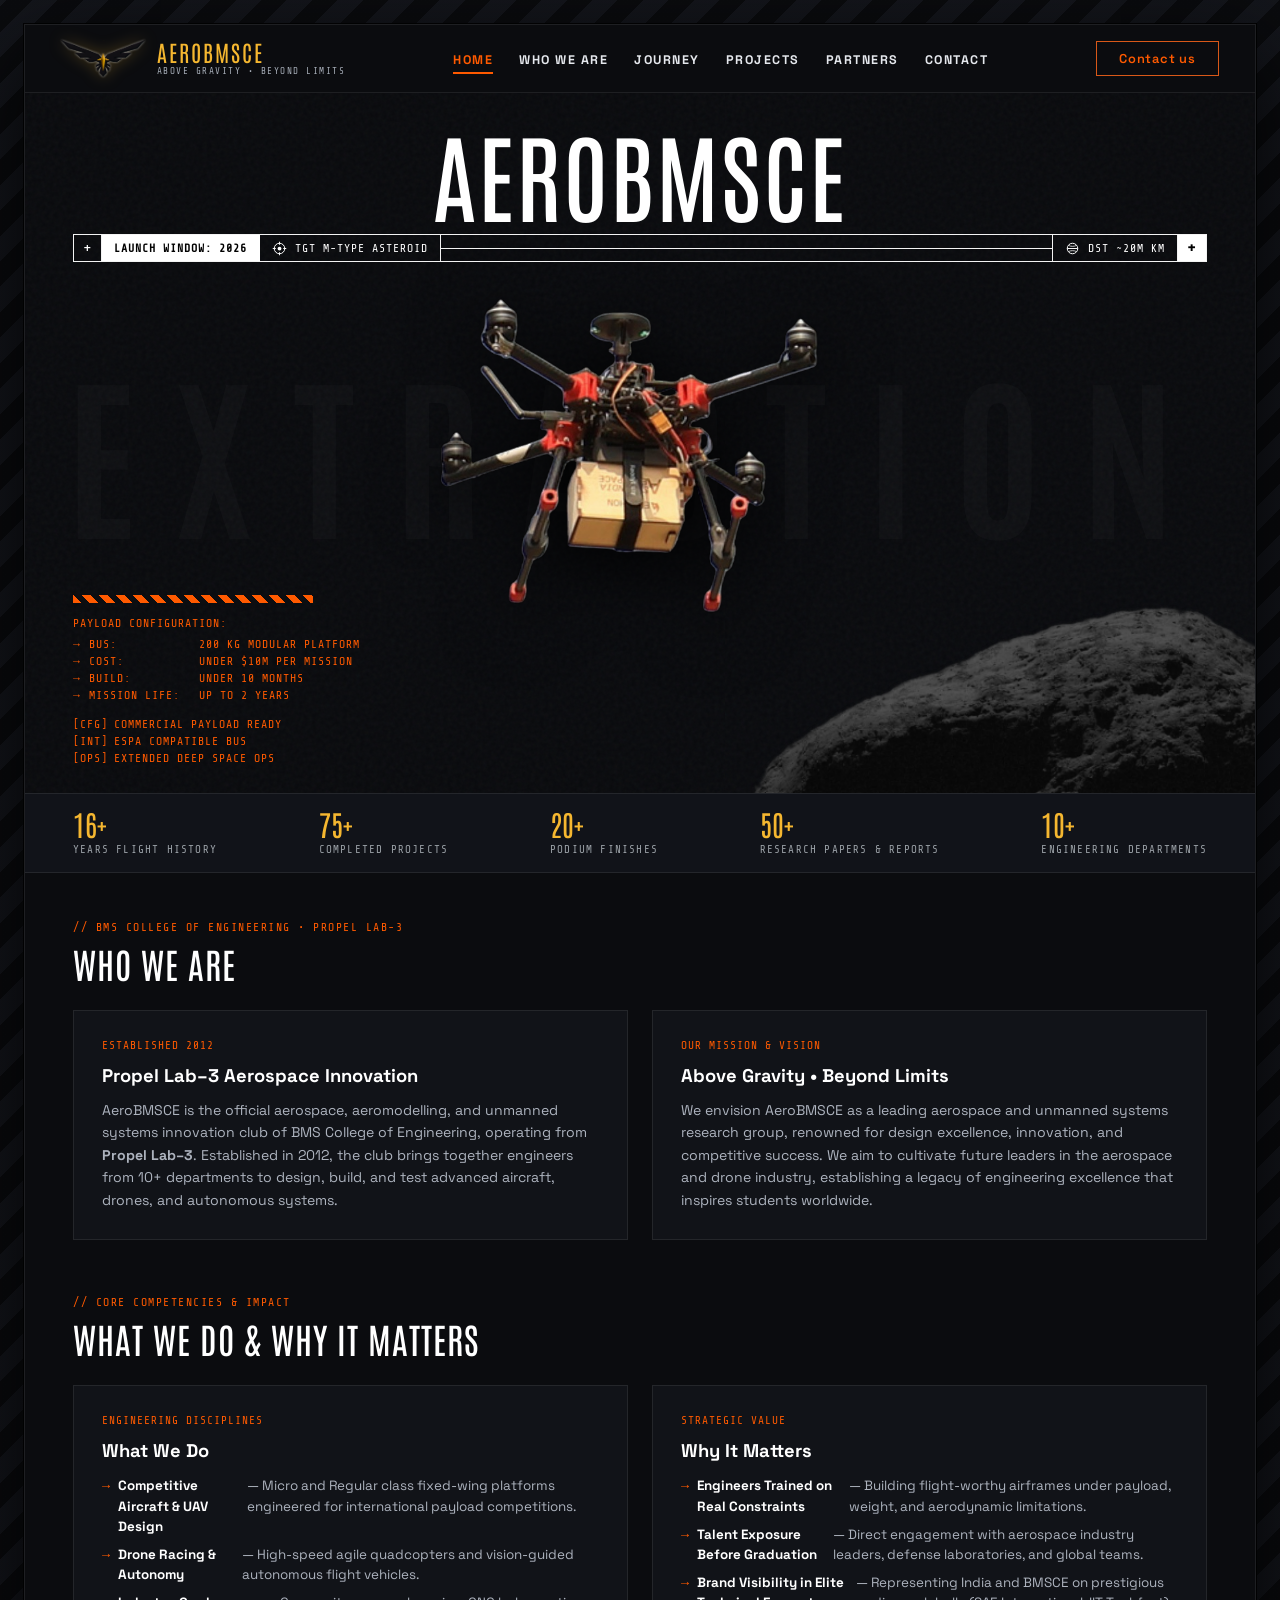
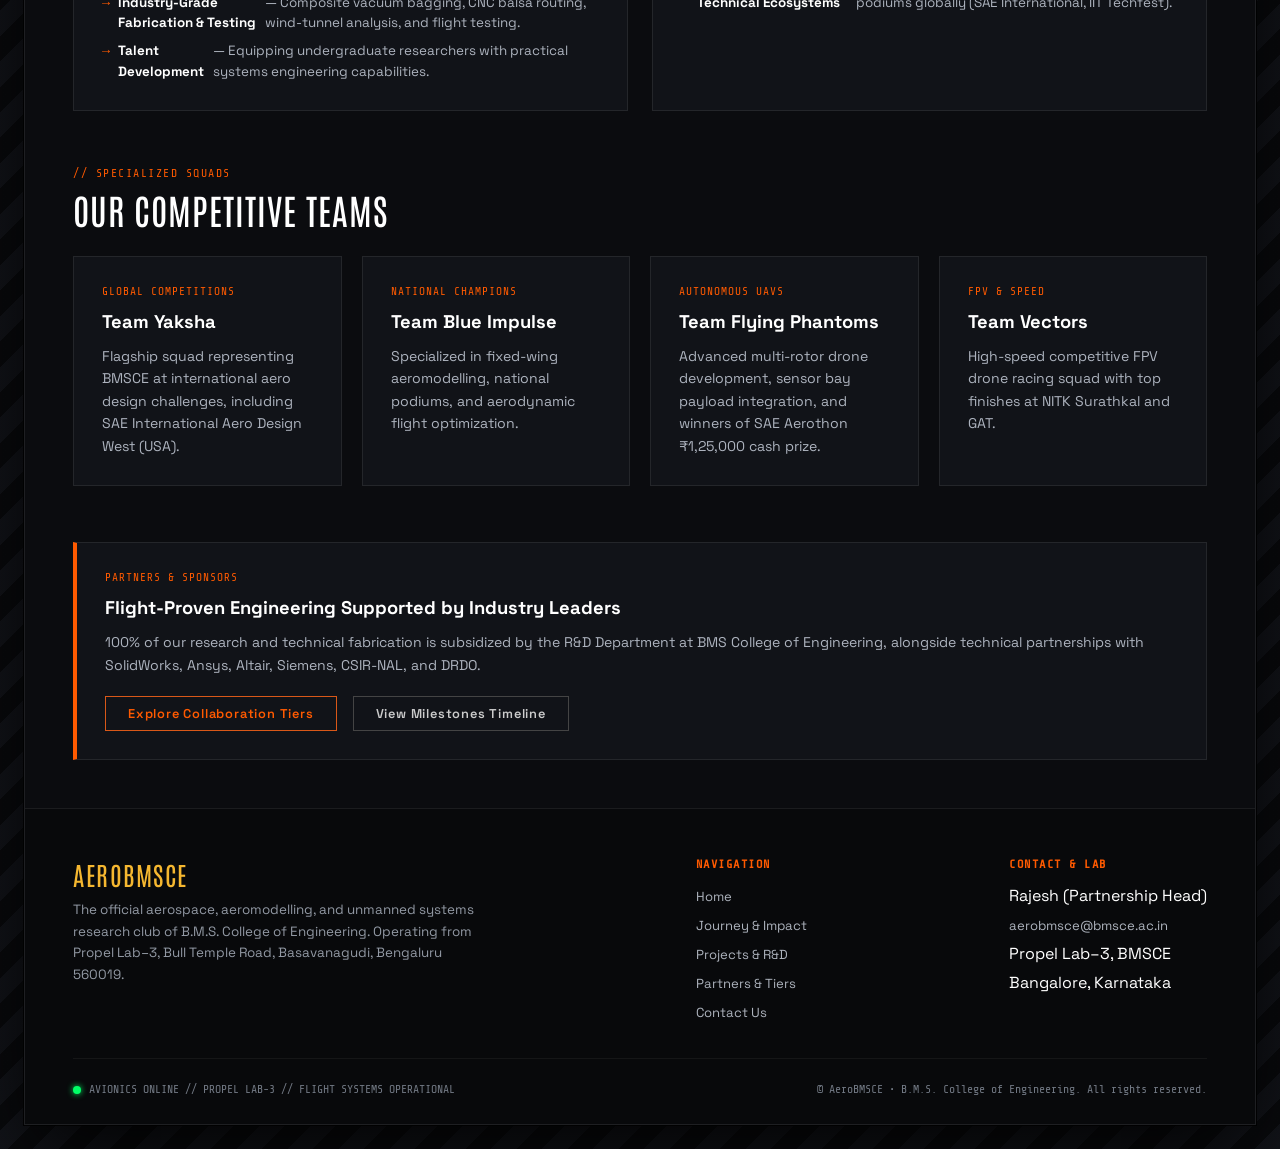
<file: index.html>
<!DOCTYPE html>
<html lang="en">
<head>
  <meta charset="UTF-8" />
  <meta name="viewport" content="width=device-width, initial-scale=1.0" />
  <title>AeroBMSCE — Official Aerospace & UAV Club | BMS College of Engineering</title>
  <meta name="description" content="AeroBMSCE is the official aerospace, aeromodelling, and unmanned systems innovation club of BMS College of Engineering, operating from Propel Lab–3." />
  <link rel="preconnect" href="https://fonts.googleapis.com" />
  <link rel="preconnect" href="https://fonts.gstatic.com" crossorigin />
  <link href="https://fonts.googleapis.com/css2?family=Antonio:wght@400;500;600;700&family=Share+Tech+Mono&family=Space+Grotesk:wght@500;600;700&display=swap" rel="stylesheet" />
  <link rel="stylesheet" href="style.css" />
</head>
<body>
  <!-- Outer Viewport Framing -->
  <div class="site-viewport">
    <div class="console-card">

      <!-- Global Navigation Bar -->
      <header class="navbar">
        <div class="nav-brand">
          <a href="index.html" class="brand-link">
            <img src="assets/logo.png" alt="AeroBMSCE Official Logo" class="brand-emblem" />
            <div class="brand-text-wrap">
              <span class="brand-title">AEROBMSCE</span>
              <span class="brand-sub">ABOVE GRAVITY • BEYOND LIMITS</span>
            </div>
          </a>
        </div>

        <nav class="nav-menu" aria-label="Main Navigation">
          <ul class="nav-links">
            <li><a href="index.html" class="nav-item active">HOME</a></li>
            <li><a href="#who" class="nav-item">WHO WE ARE</a></li>
            <li><a href="journey.html" class="nav-item">JOURNEY</a></li>
            <li><a href="projects.html" class="nav-item">PROJECTS</a></li>
            <li><a href="partners.html" class="nav-item">PARTNERS</a></li>
            <li><a href="contact.html" class="nav-item">CONTACT</a></li>
          </ul>
        </nav>

        <div class="nav-action">
          <a href="contact.html" class="contact-btn">Contact us</a>
        </div>
      </header>

      <!-- Main Stage / Hero Display (DeepSpace Theme) -->
      <section class="hero-stage">
        
        <!-- Faint Background Watermark "EXTRACTION" -->
        <div class="watermark-container" aria-hidden="true">
          <span class="watermark-word">EXTRACTION</span>
        </div>

        <!-- Hero Title Section: "AEROBMSCE" -->
        <div class="hero-header">
          <h1 class="hero-title">AEROBMSCE</h1>

          <!-- Telemetry HUD Bar -->
          <div class="telemetry-bar">
            <div class="hud-box hud-plus-left">+</div>
            
            <div class="hud-box hud-inverted">
              LAUNCH WINDOW: 2026
            </div>

            <div class="hud-box hud-target">
              <svg class="hud-icon" viewBox="0 0 20 20" fill="none">
                <circle cx="10" cy="10" r="7" stroke="currentColor" stroke-width="1.3"/>
                <circle cx="10" cy="10" r="2.5" fill="currentColor"/>
                <line x1="10" y1="1" x2="10" y2="5" stroke="currentColor" stroke-width="1.3"/>
                <line x1="10" y1="15" x2="10" y2="19" stroke="currentColor" stroke-width="1.3"/>
                <line x1="1" y1="10" x2="5" y2="10" stroke="currentColor" stroke-width="1.3"/>
                <line x1="15" y1="10" x2="19" y2="10" stroke="currentColor" stroke-width="1.3"/>
              </svg>
              <span>TGT M-TYPE ASTEROID</span>
            </div>

            <div class="hud-axis"></div>

            <div class="hud-box hud-distance">
              <svg class="hud-icon" viewBox="0 0 20 20" fill="none">
                <circle cx="10" cy="10" r="7" stroke="currentColor" stroke-width="1.3"/>
                <line x1="3" y1="10" x2="17" y2="10" stroke="currentColor" stroke-width="1.3"/>
                <path d="M5 6C7.5 7.5 12.5 7.5 15 6" stroke="currentColor" stroke-width="1"/>
                <path d="M5 14C7.5 12.5 12.5 12.5 15 14" stroke="currentColor" stroke-width="1"/>
              </svg>
              <span>DST ~20M KM</span>
            </div>

            <div class="hud-box hud-plus-right">+</div>
          </div>
        </div>

        <!-- Central Vehicle: Uploaded Cutout Drone Image -->
        <div class="hero-vehicle-wrapper">
          <div class="vehicle-container">
            <img 
              src="assets/drone.png" 
              alt="AeroBMSCE Autonomous Drone" 
              class="drone-image" 
            />
          </div>
        </div>

        <!-- Bottom Left Technical Telemetry & Specifications -->
        <div class="specs-overlay">
          <div class="hazard-bar" aria-hidden="true"></div>

          <div class="specs-header">PAYLOAD CONFIGURATION:</div>
          
          <div class="specs-table">
            <div class="spec-row">
              <span class="spec-arrow">→</span>
              <span class="spec-label">BUS:</span>
              <span class="spec-val">200 KG MODULAR PLATFORM</span>
            </div>
            <div class="spec-row">
              <span class="spec-arrow">→</span>
              <span class="spec-label">COST:</span>
              <span class="spec-val">UNDER $10M PER MISSION</span>
            </div>
            <div class="spec-row">
              <span class="spec-arrow">→</span>
              <span class="spec-label">BUILD:</span>
              <span class="spec-val">UNDER 10 MONTHS</span>
            </div>
            <div class="spec-row">
              <span class="spec-arrow">→</span>
              <span class="spec-label">MISSION LIFE:</span>
              <span class="spec-val">UP TO 2 YEARS</span>
            </div>
          </div>

          <div class="specs-tags">
            <div class="tag-row">
              <span class="tag-bracket">[CFG]</span>
              <span class="tag-desc">COMMERCIAL PAYLOAD READY</span>
            </div>
            <div class="tag-row">
              <span class="tag-bracket">[INT]</span>
              <span class="tag-desc">ESPA COMPATIBLE BUS</span>
            </div>
            <div class="tag-row">
              <span class="tag-bracket">[OPS]</span>
              <span class="tag-desc">EXTENDED DEEP SPACE OPS</span>
            </div>
          </div>
        </div>

        <!-- Bottom Right Asteroid Surface -->
        <div class="terrain-container" aria-hidden="true">
          <img src="assets/asteroid.png" alt="Asteroid Celestial Terrain" class="asteroid-terrain" />
        </div>

      </section>

      <!-- Credibility Summary Ribbon -->
      <div class="credibility-ribbon">
        <div class="cred-item">
          <span class="cred-val">16+</span>
          <span class="cred-label">Years Flight History</span>
        </div>
        <div class="cred-item">
          <span class="cred-val">75+</span>
          <span class="cred-label">Completed Projects</span>
        </div>
        <div class="cred-item">
          <span class="cred-val">20+</span>
          <span class="cred-label">Podium Finishes</span>
        </div>
        <div class="cred-item">
          <span class="cred-val">50+</span>
          <span class="cred-label">Research Papers & Reports</span>
        </div>
        <div class="cred-item">
          <span class="cred-val">10+</span>
          <span class="cred-label">Engineering Departments</span>
        </div>
      </div>

      <!-- Who We Are & Club Overview Section -->
      <section class="page-content" id="who">
        
        <div>
          <div class="section-title-wrap">
            <span class="sec-pre">// BMS COLLEGE OF ENGINEERING • PROPEL LAB-3</span>
            <h2 class="sec-title">WHO WE ARE</h2>
          </div>
          <div class="grid-2">
            <div class="tech-card">
              <div class="card-tag">ESTABLISHED 2012</div>
              <h3 class="card-title">Propel Lab–3 Aerospace Innovation</h3>
              <p class="card-desc">
                AeroBMSCE is the official aerospace, aeromodelling, and unmanned systems innovation club of BMS College of Engineering, operating from <strong>Propel Lab–3</strong>. Established in 2012, the club brings together engineers from 10+ departments to design, build, and test advanced aircraft, drones, and autonomous systems.
              </p>
            </div>
            <div class="tech-card">
              <div class="card-tag">OUR MISSION &amp; VISION</div>
              <h3 class="card-title">Above Gravity • Beyond Limits</h3>
              <p class="card-desc">
                We envision AeroBMSCE as a leading aerospace and unmanned systems research group, renowned for design excellence, innovation, and competitive success. We aim to cultivate future leaders in the aerospace and drone industry, establishing a legacy of engineering excellence that inspires students worldwide.
              </p>
            </div>
          </div>
        </div>

        <!-- What We Do & Why It Matters -->
        <div>
          <div class="section-title-wrap">
            <span class="sec-pre">// CORE COMPETENCIES &amp; IMPACT</span>
            <h2 class="sec-title">WHAT WE DO &amp; WHY IT MATTERS</h2>
          </div>
          <div class="grid-2">
            <div class="tech-card">
              <div class="card-tag">ENGINEERING DISCIPLINES</div>
              <h3 class="card-title">What We Do</h3>
              <ul class="card-list">
                <li><strong>Competitive Aircraft &amp; UAV Design</strong> — Micro and Regular class fixed-wing platforms engineered for international payload competitions.</li>
                <li><strong>Drone Racing &amp; Autonomy</strong> — High-speed agile quadcopters and vision-guided autonomous flight vehicles.</li>
                <li><strong>Industry-Grade Fabrication &amp; Testing</strong> — Composite vacuum bagging, CNC balsa routing, wind-tunnel analysis, and flight testing.</li>
                <li><strong>Talent Development</strong> — Equipping undergraduate researchers with practical systems engineering capabilities.</li>
              </ul>
            </div>
            <div class="tech-card">
              <div class="card-tag">STRATEGIC VALUE</div>
              <h3 class="card-title">Why It Matters</h3>
              <ul class="card-list">
                <li><strong>Engineers Trained on Real Constraints</strong> — Building flight-worthy airframes under payload, weight, and aerodynamic limitations.</li>
                <li><strong>Talent Exposure Before Graduation</strong> — Direct engagement with aerospace industry leaders, defense laboratories, and global teams.</li>
                <li><strong>Brand Visibility in Elite Technical Ecosystems</strong> — Representing India and BMSCE on prestigious podiums globally (SAE International, IIT Techfest).</li>
              </ul>
            </div>
          </div>
        </div>

        <!-- The Four Competitive Divisions -->
        <div>
          <div class="section-title-wrap">
            <span class="sec-pre">// SPECIALIZED SQUADS</span>
            <h2 class="sec-title">OUR COMPETITIVE TEAMS</h2>
          </div>
          <div class="grid-4">
            <div class="tech-card">
              <div class="card-tag">GLOBAL COMPETITIONS</div>
              <h3 class="card-title">Team Yaksha</h3>
              <p class="card-desc">Flagship squad representing BMSCE at international aero design challenges, including SAE International Aero Design West (USA).</p>
            </div>
            <div class="tech-card">
              <div class="card-tag">NATIONAL CHAMPIONS</div>
              <h3 class="card-title">Team Blue Impulse</h3>
              <p class="card-desc">Specialized in fixed-wing aeromodelling, national podiums, and aerodynamic flight optimization.</p>
            </div>
            <div class="tech-card">
              <div class="card-tag">AUTONOMOUS UAVs</div>
              <h3 class="card-title">Team Flying Phantoms</h3>
              <p class="card-desc">Advanced multi-rotor drone development, sensor bay payload integration, and winners of SAE Aerothon ₹1,25,000 cash prize.</p>
            </div>
            <div class="tech-card">
              <div class="card-tag">FPV &amp; SPEED</div>
              <h3 class="card-title">Team Vectors</h3>
              <p class="card-desc">High-speed competitive FPV drone racing squad with top finishes at NITK Surathkal and GAT.</p>
            </div>
          </div>
        </div>

        <!-- Strategic Collaboration Preview -->
        <div class="tech-card" style="border-left: 4px solid var(--color-orange);">
          <div class="card-tag">PARTNERS &amp; SPONSORS</div>
          <h3 class="card-title">Flight-Proven Engineering Supported by Industry Leaders</h3>
          <p class="card-desc" style="margin-bottom: 20px;">
            100% of our research and technical fabrication is subsidized by the R&amp;D Department at BMS College of Engineering, alongside technical partnerships with SolidWorks, Ansys, Altair, Siemens, CSIR-NAL, and DRDO.
          </p>
          <div style="display: flex; gap: 16px; flex-wrap: wrap;">
            <a href="partners.html" class="contact-btn">Explore Collaboration Tiers</a>
            <a href="journey.html" class="contact-btn" style="border-color: #444; color: #ccc;">View Milestones Timeline</a>
          </div>
        </div>

      </section>

      <!-- Global Console Footer -->
      <footer class="global-footer">
        <div class="footer-top">
          <div class="footer-col-brand">
            <div class="footer-brand-title">AEROBMSCE</div>
            <p class="footer-desc">
              The official aerospace, aeromodelling, and unmanned systems research club of B.M.S. College of Engineering. Operating from Propel Lab–3, Bull Temple Road, Basavanagudi, Bengaluru 560019.
            </p>
          </div>
          <div class="footer-col-nav">
            <h5>Navigation</h5>
            <ul>
              <li><a href="index.html">Home</a></li>
              <li><a href="journey.html">Journey &amp; Impact</a></li>
              <li><a href="projects.html">Projects &amp; R&amp;D</a></li>
              <li><a href="partners.html">Partners &amp; Tiers</a></li>
              <li><a href="contact.html">Contact Us</a></li>
            </ul>
          </div>
          <div class="footer-col-nav">
            <h5>Contact &amp; Lab</h5>
            <ul>
              <li><span>Rajesh (Partnership Head)</span></li>
              <li><a href="mailto:aerobmsce@bmsce.ac.in">aerobmsce@bmsce.ac.in</a></li>
              <li><span>Propel Lab–3, BMSCE</span></li>
              <li><span>Bangalore, Karnataka</span></li>
            </ul>
          </div>
        </div>
        <div class="footer-bottom">
          <div class="footer-bottom-left">
            <span class="status-dot"></span>
            <span>AVIONICS ONLINE // PROPEL LAB-3 // FLIGHT SYSTEMS OPERATIONAL</span>
          </div>
          <div class="footer-bottom-right">
            &copy; AeroBMSCE • B.M.S. College of Engineering. All rights reserved.
          </div>
        </div>
      </footer>

    </div>
  </div>

  <script src="script.js"></script>
</body>
</html>
</file>
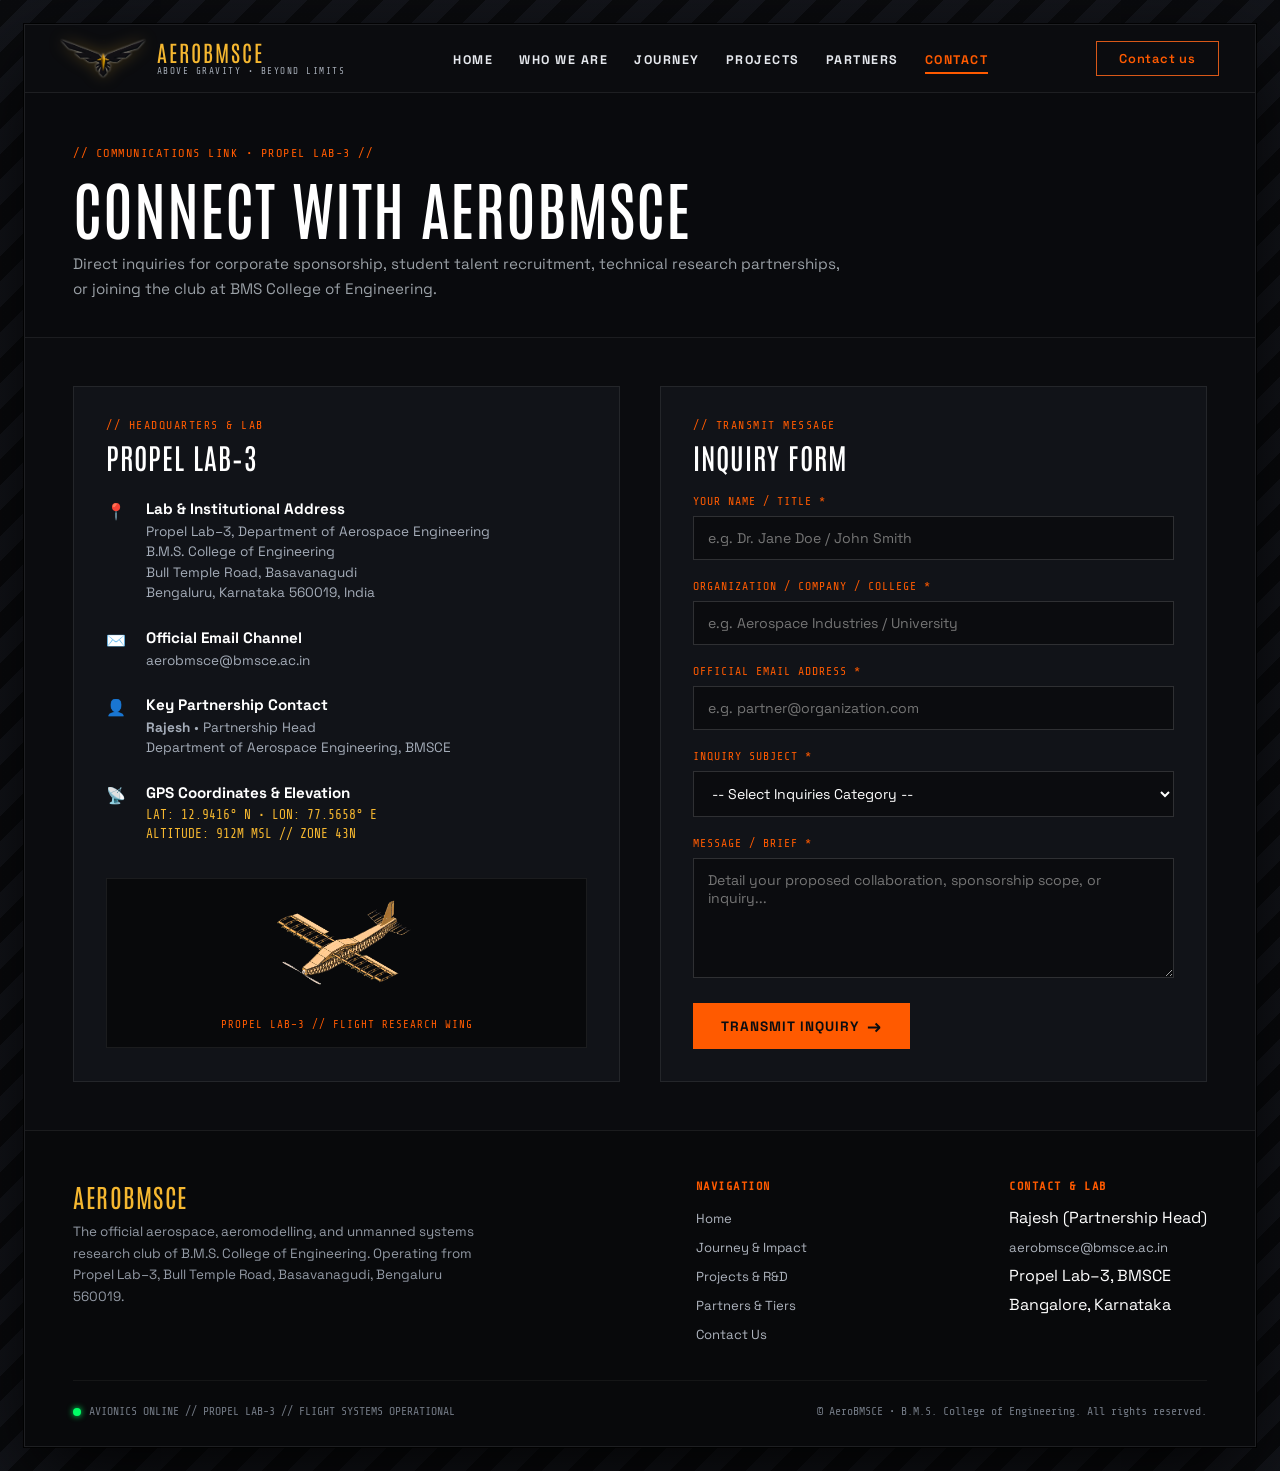
<file: contact.html>
<!DOCTYPE html>
<html lang="en">
<head>
  <meta charset="UTF-8" />
  <meta name="viewport" content="width=device-width, initial-scale=1.0" />
  <title>Contact Us — AeroBMSCE | Propel Lab–3</title>
  <meta name="description" content="Connect with AeroBMSCE at Propel Lab–3, BMS College of Engineering. Contact for sponsorship, technical collaboration, and student recruitment." />
  <link rel="preconnect" href="https://fonts.googleapis.com" />
  <link rel="preconnect" href="https://fonts.gstatic.com" crossorigin />
  <link href="https://fonts.googleapis.com/css2?family=Antonio:wght@400;500;600;700&family=Share+Tech+Mono&family=Space+Grotesk:wght@500;600;700&display=swap" rel="stylesheet" />
  <link rel="stylesheet" href="style.css" />
</head>
<body>
  <div class="site-viewport">
    <div class="console-card">

      <!-- Navigation Bar -->
      <header class="navbar">
        <div class="nav-brand">
          <a href="index.html" class="brand-link">
            <img src="assets/logo.png" alt="AeroBMSCE Official Logo" class="brand-emblem" />
            <div class="brand-text-wrap">
              <span class="brand-title">AEROBMSCE</span>
              <span class="brand-sub">ABOVE GRAVITY • BEYOND LIMITS</span>
            </div>
          </a>
        </div>

        <nav class="nav-menu" aria-label="Main Navigation">
          <ul class="nav-links">
            <li><a href="index.html" class="nav-item">HOME</a></li>
            <li><a href="index.html#who" class="nav-item">WHO WE ARE</a></li>
            <li><a href="journey.html" class="nav-item">JOURNEY</a></li>
            <li><a href="projects.html" class="nav-item">PROJECTS</a></li>
            <li><a href="partners.html" class="nav-item">PARTNERS</a></li>
            <li><a href="contact.html" class="nav-item active">CONTACT</a></li>
          </ul>
        </nav>

        <div class="nav-action">
          <a href="contact.html" class="contact-btn">Contact us</a>
        </div>
      </header>

      <!-- Subpage Hero Header -->
      <section class="page-hero">
        <div class="page-hero-hud">
          <span>// COMMUNICATIONS LINK • PROPEL LAB-3 //</span>
        </div>
        <h1 class="page-hero-title">CONNECT WITH AEROBMSCE</h1>
        <p class="page-hero-subtitle">
          Direct inquiries for corporate sponsorship, student talent recruitment, technical research partnerships, or joining the club at BMS College of Engineering.
        </p>
      </section>

      <!-- Main Contact Content -->
      <main class="page-content">

        <div class="contact-layout">
          
          <!-- Contact Details & Verified Info -->
          <div class="contact-info-panel">
            
            <div class="section-title-wrap" style="margin-bottom: 0;">
              <span class="sec-pre">// HEADQUARTERS &amp; LAB</span>
              <h2 class="sec-title" style="font-size: 1.8rem;">PROPEL LAB–3</h2>
            </div>

            <div class="info-item">
              <div class="info-icon">📍</div>
              <div class="info-details">
                <h4>Lab &amp; Institutional Address</h4>
                <p>
                  Propel Lab–3, Department of Aerospace Engineering<br />
                  B.M.S. College of Engineering<br />
                  Bull Temple Road, Basavanagudi<br />
                  Bengaluru, Karnataka 560019, India
                </p>
              </div>
            </div>

            <div class="info-item">
              <div class="info-icon">✉️</div>
              <div class="info-details">
                <h4>Official Email Channel</h4>
                <p>
                  <a href="mailto:aerobmsce@bmsce.ac.in">aerobmsce@bmsce.ac.in</a>
                </p>
              </div>
            </div>

            <div class="info-item">
              <div class="info-icon">👤</div>
              <div class="info-details">
                <h4>Key Partnership Contact</h4>
                <p>
                  <strong>Rajesh</strong> &bull; Partnership Head<br />
                  Department of Aerospace Engineering, BMSCE
                </p>
              </div>
            </div>

            <div class="info-item">
              <div class="info-icon">📡</div>
              <div class="info-details">
                <h4>GPS Coordinates &amp; Elevation</h4>
                <p style="font-family: var(--font-mono); font-size: 0.8rem; color: var(--color-gold);">
                  LAT: 12.9416° N &bull; LON: 77.5658° E<br />
                  ALTITUDE: 912M MSL // ZONE 43N
                </p>
              </div>
            </div>

            <!-- CAD Aircraft Emblem from Repository -->
            <div style="margin-top: 10px; border: 1px solid var(--color-border-subtle); padding: 16px; background: #08090b; text-align: center;">
              <img src="assets/cad-plane.png" alt="AeroBMSCE Aircraft CAD Model" style="max-height: 110px; max-width: 100%; object-fit: contain;" />
              <div style="font-family: var(--font-mono); font-size: 0.68rem; color: var(--color-orange); margin-top: 8px; letter-spacing: 1px;">
                PROPEL LAB–3 // FLIGHT RESEARCH WING
              </div>
            </div>

          </div>

          <!-- Interactive Form with Validation -->
          <div class="contact-form-panel">
            
            <div class="section-title-wrap" style="margin-bottom: 20px;">
              <span class="sec-pre">// TRANSMIT MESSAGE</span>
              <h2 class="sec-title" style="font-size: 1.8rem;">INQUIRY FORM</h2>
            </div>

            <form id="contactForm" novalidate>
              
              <div class="form-group">
                <label class="form-label" for="contactName">Your Name / Title *</label>
                <input type="text" id="contactName" class="form-input" placeholder="e.g. Dr. Jane Doe / John Smith" required />
              </div>

              <div class="form-group">
                <label class="form-label" for="contactOrg">Organization / Company / College *</label>
                <input type="text" id="contactOrg" class="form-input" placeholder="e.g. Aerospace Industries / University" required />
              </div>

              <div class="form-group">
                <label class="form-label" for="contactEmail">Official Email Address *</label>
                <input type="email" id="contactEmail" class="form-input" placeholder="e.g. partner@organization.com" required />
              </div>

              <div class="form-group">
                <label class="form-label" for="contactCategory">Inquiry Subject *</label>
                <select id="contactCategory" class="form-select" required>
                  <option value="">-- Select Inquiries Category --</option>
                  <option value="platinum">Platinum / Gold Corporate Sponsorship</option>
                  <option value="technical">Technical &amp; Software Tool Collaboration</option>
                  <option value="hardware">UAV Hardware / Component Supply</option>
                  <option value="research">Academic / Defense R&amp;D (DRDO / NAL Track)</option>
                  <option value="recruitment">Student Talent Recruitment</option>
                  <option value="general">General Information</option>
                </select>
              </div>

              <div class="form-group">
                <label class="form-label" for="contactMsg">Message / Brief *</label>
                <textarea id="contactMsg" class="form-textarea" placeholder="Detail your proposed collaboration, sponsorship scope, or inquiry..." required></textarea>
              </div>

              <button type="submit" class="form-submit-btn">
                <span>Transmit Inquiry</span>
                <span style="font-size: 1.1rem;">→</span>
              </button>

              <div class="form-status" id="formStatus"></div>

            </form>

          </div>

        </div>

      </main>

      <!-- Global Console Footer -->
      <footer class="global-footer">
        <div class="footer-top">
          <div class="footer-col-brand">
            <div class="footer-brand-title">AEROBMSCE</div>
            <p class="footer-desc">
              The official aerospace, aeromodelling, and unmanned systems research club of B.M.S. College of Engineering. Operating from Propel Lab–3, Bull Temple Road, Basavanagudi, Bengaluru 560019.
            </p>
          </div>
          <div class="footer-col-nav">
            <h5>Navigation</h5>
            <ul>
              <li><a href="index.html">Home</a></li>
              <li><a href="journey.html">Journey &amp; Impact</a></li>
              <li><a href="projects.html">Projects &amp; R&amp;D</a></li>
              <li><a href="partners.html">Partners &amp; Tiers</a></li>
              <li><a href="contact.html">Contact Us</a></li>
            </ul>
          </div>
          <div class="footer-col-nav">
            <h5>Contact &amp; Lab</h5>
            <ul>
              <li><span>Rajesh (Partnership Head)</span></li>
              <li><a href="mailto:aerobmsce@bmsce.ac.in">aerobmsce@bmsce.ac.in</a></li>
              <li><span>Propel Lab–3, BMSCE</span></li>
              <li><span>Bangalore, Karnataka</span></li>
            </ul>
          </div>
        </div>
        <div class="footer-bottom">
          <div class="footer-bottom-left">
            <span class="status-dot"></span>
            <span>AVIONICS ONLINE // PROPEL LAB-3 // FLIGHT SYSTEMS OPERATIONAL</span>
          </div>
          <div class="footer-bottom-right">
            &copy; AeroBMSCE • B.M.S. College of Engineering. All rights reserved.
          </div>
        </div>
      </footer>

    </div>
  </div>

  <script src="script.js"></script>
</body>
</html>
</file>
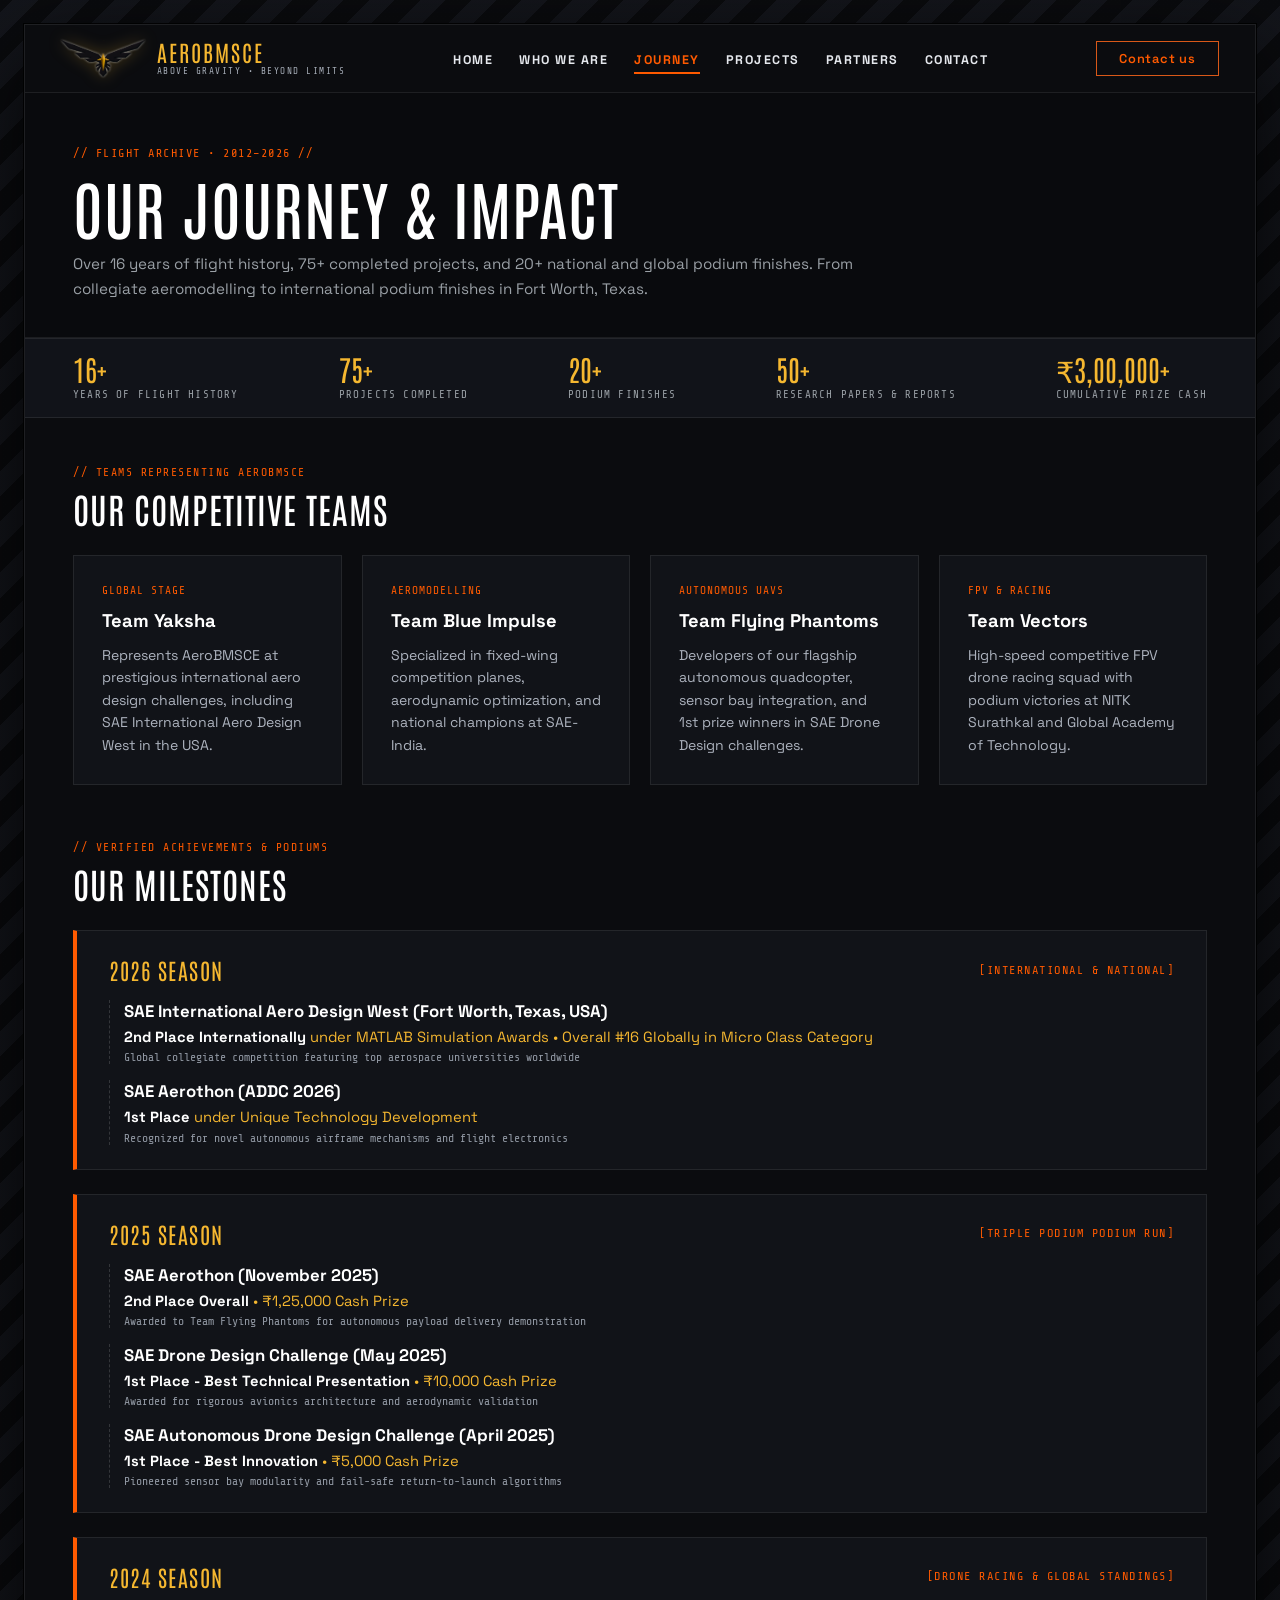
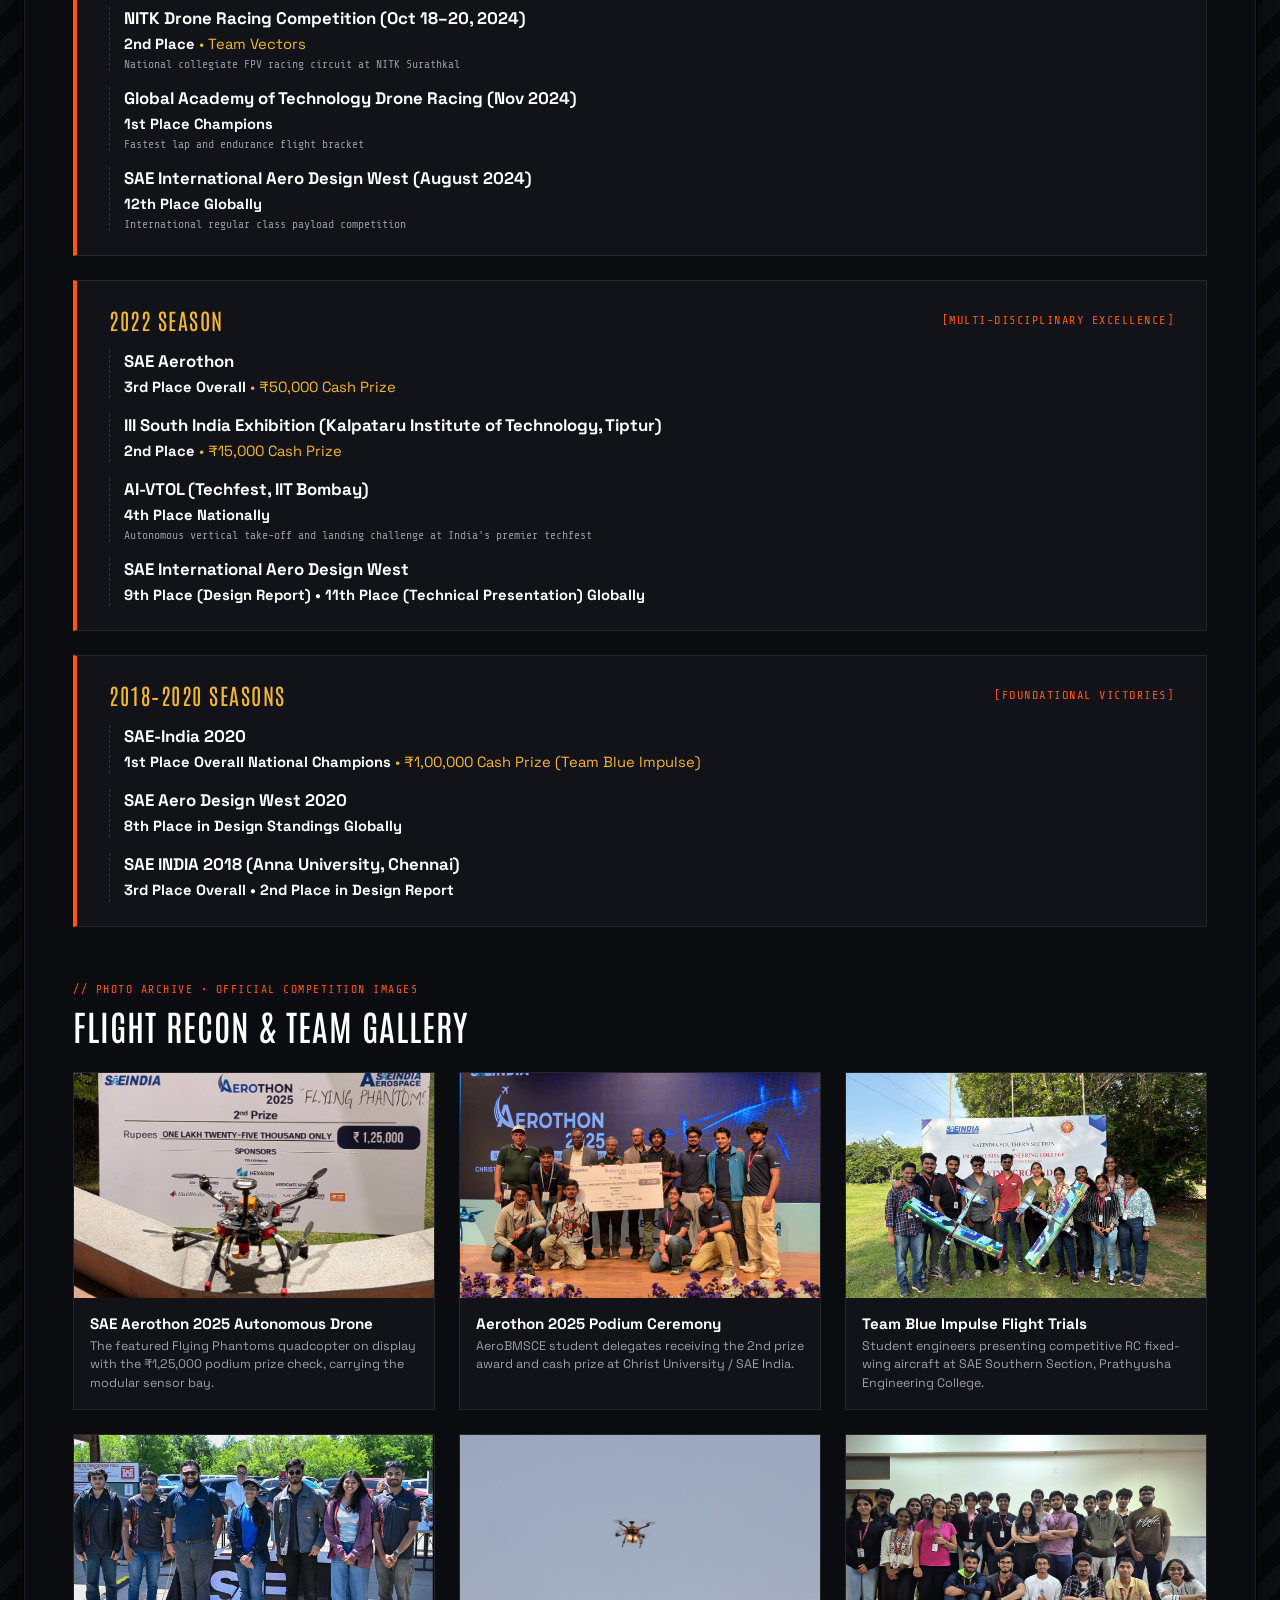
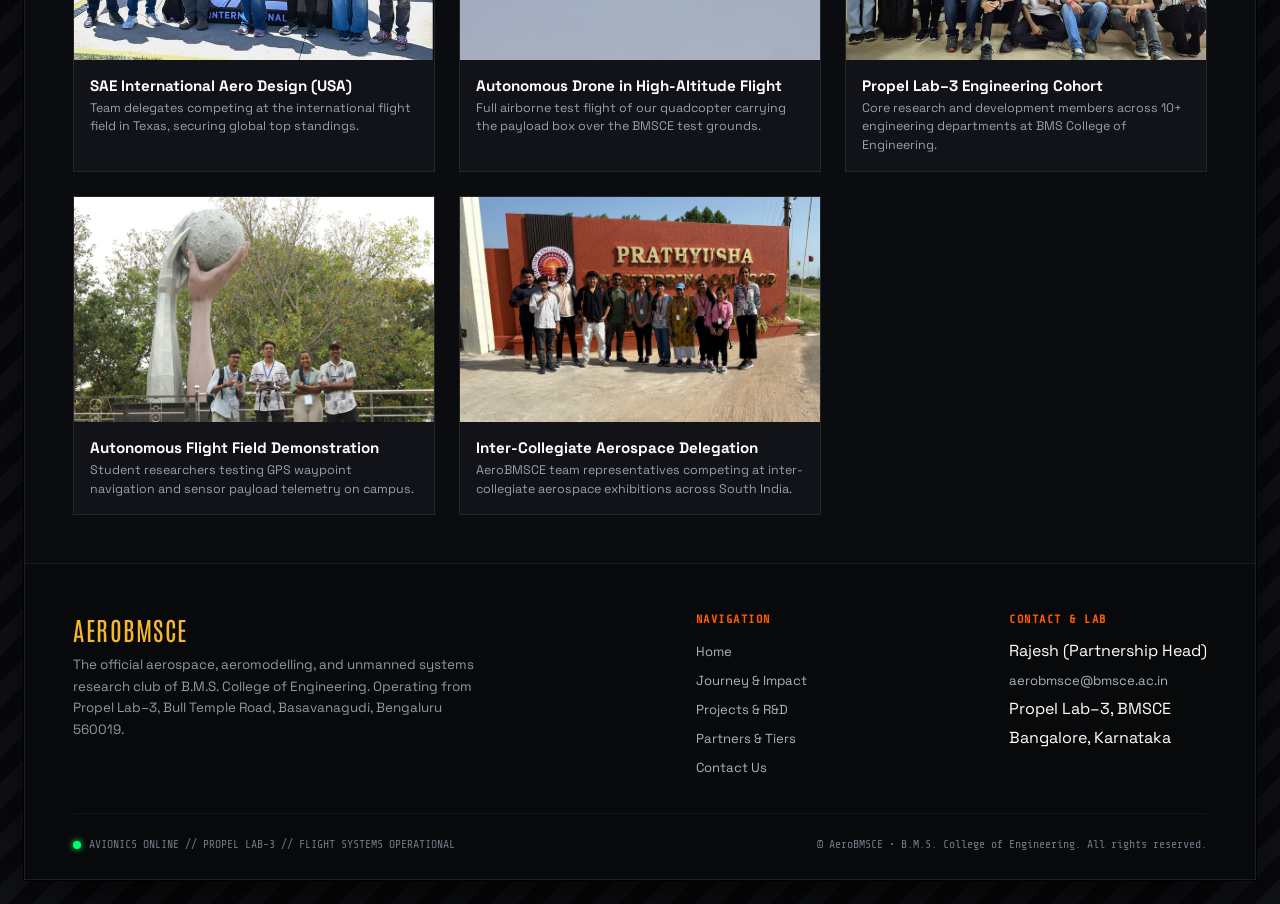
<file: journey.html>
<!DOCTYPE html>
<html lang="en">
<head>
  <meta charset="UTF-8" />
  <meta name="viewport" content="width=device-width, initial-scale=1.0" />
  <title>Our Journey &amp; Milestones — AeroBMSCE</title>
  <meta name="description" content="16+ years of international flight history, 75+ projects, and 20+ podium finishes across SAE competitions and national drone challenges." />
  <link rel="preconnect" href="https://fonts.googleapis.com" />
  <link rel="preconnect" href="https://fonts.gstatic.com" crossorigin />
  <link href="https://fonts.googleapis.com/css2?family=Antonio:wght@400;500;600;700&family=Share+Tech+Mono&family=Space+Grotesk:wght@500;600;700&display=swap" rel="stylesheet" />
  <link rel="stylesheet" href="style.css" />
</head>
<body>
  <div class="site-viewport">
    <div class="console-card">

      <!-- Navigation Bar -->
      <header class="navbar">
        <div class="nav-brand">
          <a href="index.html" class="brand-link">
            <img src="assets/logo.png" alt="AeroBMSCE Official Logo" class="brand-emblem" />
            <div class="brand-text-wrap">
              <span class="brand-title">AEROBMSCE</span>
              <span class="brand-sub">ABOVE GRAVITY • BEYOND LIMITS</span>
            </div>
          </a>
        </div>

        <nav class="nav-menu" aria-label="Main Navigation">
          <ul class="nav-links">
            <li><a href="index.html" class="nav-item">HOME</a></li>
            <li><a href="index.html#who" class="nav-item">WHO WE ARE</a></li>
            <li><a href="journey.html" class="nav-item active">JOURNEY</a></li>
            <li><a href="projects.html" class="nav-item">PROJECTS</a></li>
            <li><a href="partners.html" class="nav-item">PARTNERS</a></li>
            <li><a href="contact.html" class="nav-item">CONTACT</a></li>
          </ul>
        </nav>

        <div class="nav-action">
          <a href="contact.html" class="contact-btn">Contact us</a>
        </div>
      </header>

      <!-- Subpage Hero Header -->
      <section class="page-hero">
        <div class="page-hero-hud">
          <span>// FLIGHT ARCHIVE • 2012–2026 //</span>
        </div>
        <h1 class="page-hero-title">OUR JOURNEY &amp; IMPACT</h1>
        <p class="page-hero-subtitle">
          Over 16 years of flight history, 75+ completed projects, and 20+ national and global podium finishes. From collegiate aeromodelling to international podium finishes in Fort Worth, Texas.
        </p>
      </section>

      <!-- Credibility Summary Ribbon -->
      <div class="credibility-ribbon">
        <div class="cred-item">
          <span class="cred-val">16+</span>
          <span class="cred-label">Years of Flight History</span>
        </div>
        <div class="cred-item">
          <span class="cred-val">75+</span>
          <span class="cred-label">Projects Completed</span>
        </div>
        <div class="cred-item">
          <span class="cred-val">20+</span>
          <span class="cred-label">Podium Finishes</span>
        </div>
        <div class="cred-item">
          <span class="cred-val">50+</span>
          <span class="cred-label">Research Papers &amp; Reports</span>
        </div>
        <div class="cred-item">
          <span class="cred-val">₹3,00,000+</span>
          <span class="cred-label">Cumulative Prize Cash</span>
        </div>
      </div>

      <!-- Main Journey Content -->
      <main class="page-content">

        <!-- Competitive Squads -->
        <div>
          <div class="section-title-wrap">
            <span class="sec-pre">// TEAMS REPRESENTING AEROBMSCE</span>
            <h2 class="sec-title">OUR COMPETITIVE TEAMS</h2>
          </div>
          <div class="grid-4">
            <div class="tech-card">
              <div class="card-tag">GLOBAL STAGE</div>
              <h3 class="card-title">Team Yaksha</h3>
              <p class="card-desc">Represents AeroBMSCE at prestigious international aero design challenges, including SAE International Aero Design West in the USA.</p>
            </div>
            <div class="tech-card">
              <div class="card-tag">AEROMODELLING</div>
              <h3 class="card-title">Team Blue Impulse</h3>
              <p class="card-desc">Specialized in fixed-wing competition planes, aerodynamic optimization, and national champions at SAE-India.</p>
            </div>
            <div class="tech-card">
              <div class="card-tag">AUTONOMOUS UAVs</div>
              <h3 class="card-title">Team Flying Phantoms</h3>
              <p class="card-desc">Developers of our flagship autonomous quadcopter, sensor bay integration, and 1st prize winners in SAE Drone Design challenges.</p>
            </div>
            <div class="tech-card">
              <div class="card-tag">FPV &amp; RACING</div>
              <h3 class="card-title">Team Vectors</h3>
              <p class="card-desc">High-speed competitive FPV drone racing squad with podium victories at NITK Surathkal and Global Academy of Technology.</p>
            </div>
          </div>
        </div>

        <!-- Milestones Season-by-Season -->
        <div>
          <div class="section-title-wrap">
            <span class="sec-pre">// VERIFIED ACHIEVEMENTS &amp; PODIUMS</span>
            <h2 class="sec-title">OUR MILESTONES</h2>
          </div>

          <div class="milestones-container">

            <!-- 2026 Season -->
            <div class="milestone-season">
              <div class="season-badge">
                <span>2026 SEASON</span>
                <span style="font-family: var(--font-mono); font-size: 0.75rem; color: var(--color-orange);">[INTERNATIONAL &amp; NATIONAL]</span>
              </div>
              <div class="season-events">
                <div class="event-block">
                  <div class="event-competition">SAE International Aero Design West (Fort Worth, Texas, USA)</div>
                  <div class="event-award"><b>2nd Place Internationally</b> under MATLAB Simulation Awards &bull; Overall #16 Globally in Micro Class Category</div>
                  <div class="event-meta">Global collegiate competition featuring top aerospace universities worldwide</div>
                </div>
                <div class="event-block">
                  <div class="event-competition">SAE Aerothon (ADDC 2026)</div>
                  <div class="event-award"><b>1st Place</b> under Unique Technology Development</div>
                  <div class="event-meta">Recognized for novel autonomous airframe mechanisms and flight electronics</div>
                </div>
              </div>
            </div>

            <!-- 2025 Season -->
            <div class="milestone-season">
              <div class="season-badge">
                <span>2025 SEASON</span>
                <span style="font-family: var(--font-mono); font-size: 0.75rem; color: var(--color-orange);">[TRIPLE PODIUM PODIUM RUN]</span>
              </div>
              <div class="season-events">
                <div class="event-block">
                  <div class="event-competition">SAE Aerothon (November 2025)</div>
                  <div class="event-award"><b>2nd Place Overall</b> &bull; ₹1,25,000 Cash Prize</div>
                  <div class="event-meta">Awarded to Team Flying Phantoms for autonomous payload delivery demonstration</div>
                </div>
                <div class="event-block">
                  <div class="event-competition">SAE Drone Design Challenge (May 2025)</div>
                  <div class="event-award"><b>1st Place - Best Technical Presentation</b> &bull; ₹10,000 Cash Prize</div>
                  <div class="event-meta">Awarded for rigorous avionics architecture and aerodynamic validation</div>
                </div>
                <div class="event-block">
                  <div class="event-competition">SAE Autonomous Drone Design Challenge (April 2025)</div>
                  <div class="event-award"><b>1st Place - Best Innovation</b> &bull; ₹5,000 Cash Prize</div>
                  <div class="event-meta">Pioneered sensor bay modularity and fail-safe return-to-launch algorithms</div>
                </div>
              </div>
            </div>

            <!-- 2024 Season -->
            <div class="milestone-season">
              <div class="season-badge">
                <span>2024 SEASON</span>
                <span style="font-family: var(--font-mono); font-size: 0.75rem; color: var(--color-orange);">[DRONE RACING &amp; GLOBAL STANDINGS]</span>
              </div>
              <div class="season-events">
                <div class="event-block">
                  <div class="event-competition">NITK Drone Racing Competition (Oct 18–20, 2024)</div>
                  <div class="event-award"><b>2nd Place</b> &bull; Team Vectors</div>
                  <div class="event-meta">National collegiate FPV racing circuit at NITK Surathkal</div>
                </div>
                <div class="event-block">
                  <div class="event-competition">Global Academy of Technology Drone Racing (Nov 2024)</div>
                  <div class="event-award"><b>1st Place Champions</b></div>
                  <div class="event-meta">Fastest lap and endurance flight bracket</div>
                </div>
                <div class="event-block">
                  <div class="event-competition">SAE International Aero Design West (August 2024)</div>
                  <div class="event-award"><b>12th Place Globally</b></div>
                  <div class="event-meta">International regular class payload competition</div>
                </div>
              </div>
            </div>

            <!-- 2022 Season -->
            <div class="milestone-season">
              <div class="season-badge">
                <span>2022 SEASON</span>
                <span style="font-family: var(--font-mono); font-size: 0.75rem; color: var(--color-orange);">[MULTI-DISCIPLINARY EXCELLENCE]</span>
              </div>
              <div class="season-events">
                <div class="event-block">
                  <div class="event-competition">SAE Aerothon</div>
                  <div class="event-award"><b>3rd Place Overall</b> &bull; ₹50,000 Cash Prize</div>
                </div>
                <div class="event-block">
                  <div class="event-competition">III South India Exhibition (Kalpataru Institute of Technology, Tiptur)</div>
                  <div class="event-award"><b>2nd Place</b> &bull; ₹15,000 Cash Prize</div>
                </div>
                <div class="event-block">
                  <div class="event-competition">AI-VTOL (Techfest, IIT Bombay)</div>
                  <div class="event-award"><b>4th Place Nationally</b></div>
                  <div class="event-meta">Autonomous vertical take-off and landing challenge at India's premier techfest</div>
                </div>
                <div class="event-block">
                  <div class="event-competition">SAE International Aero Design West</div>
                  <div class="event-award"><b>9th Place (Design Report) &bull; 11th Place (Technical Presentation) Globally</b></div>
                </div>
              </div>
            </div>

            <!-- 2020 & 2018 Seasons -->
            <div class="milestone-season">
              <div class="season-badge">
                <span>2018–2020 SEASONS</span>
                <span style="font-family: var(--font-mono); font-size: 0.75rem; color: var(--color-orange);">[FOUNDATIONAL VICTORIES]</span>
              </div>
              <div class="season-events">
                <div class="event-block">
                  <div class="event-competition">SAE-India 2020</div>
                  <div class="event-award"><b>1st Place Overall National Champions</b> &bull; ₹1,00,000 Cash Prize (Team Blue Impulse)</div>
                </div>
                <div class="event-block">
                  <div class="event-competition">SAE Aero Design West 2020</div>
                  <div class="event-award"><b>8th Place in Design Standings Globally</b></div>
                </div>
                <div class="event-block">
                  <div class="event-competition">SAE INDIA 2018 (Anna University, Chennai)</div>
                  <div class="event-award"><b>3rd Place Overall &bull; 2nd Place in Design Report</b></div>
                </div>
              </div>
            </div>

          </div>
        </div>

        <!-- Verified Authentic Photographic Gallery -->
        <div>
          <div class="section-title-wrap">
            <span class="sec-pre">// PHOTO ARCHIVE • OFFICIAL COMPETITION IMAGES</span>
            <h2 class="sec-title">FLIGHT RECON &amp; TEAM GALLERY</h2>
          </div>

          <div class="photo-gallery-grid">
            
            <div class="gallery-card">
              <div class="gallery-img-box">
                <img src="assets/photo7.jpg" alt="SAE Aerothon 2025 Flying Phantoms Drone with Prize Check" class="gallery-img" />
              </div>
              <div class="gallery-caption">
                <div class="gallery-title">SAE Aerothon 2025 Autonomous Drone</div>
                <div class="gallery-desc">The featured Flying Phantoms quadcopter on display with the ₹1,25,000 podium prize check, carrying the modular sensor bay.</div>
              </div>
            </div>

            <div class="gallery-card">
              <div class="gallery-img-box">
                <img src="assets/photo1.jpg" alt="SAE Aerothon 2025 Prize Podium Presentation" class="gallery-img" />
              </div>
              <div class="gallery-caption">
                <div class="gallery-title">Aerothon 2025 Podium Ceremony</div>
                <div class="gallery-desc">AeroBMSCE student delegates receiving the 2nd prize award and cash prize at Christ University / SAE India.</div>
              </div>
            </div>

            <div class="gallery-card">
              <div class="gallery-img-box">
                <img src="assets/photo2.jpg" alt="Team Blue Impulse at SAE Southern Section Aeromodelling" class="gallery-img" />
              </div>
              <div class="gallery-caption">
                <div class="gallery-title">Team Blue Impulse Flight Trials</div>
                <div class="gallery-desc">Student engineers presenting competitive RC fixed-wing aircraft at SAE Southern Section, Prathyusha Engineering College.</div>
              </div>
            </div>

            <div class="gallery-card">
              <div class="gallery-img-box">
                <img src="assets/photo3.jpg" alt="AeroBMSCE at SAE International Aero Design West USA" class="gallery-img" />
              </div>
              <div class="gallery-caption">
                <div class="gallery-title">SAE International Aero Design (USA)</div>
                <div class="gallery-desc">Team delegates competing at the international flight field in Texas, securing global top standings.</div>
              </div>
            </div>

            <div class="gallery-card">
              <div class="gallery-img-box">
                <img src="assets/photo8.jpg" alt="AeroBMSCE Autonomous Quadcopter in High-Altitude Flight" class="gallery-img" />
              </div>
              <div class="gallery-caption">
                <div class="gallery-title">Autonomous Drone in High-Altitude Flight</div>
                <div class="gallery-desc">Full airborne test flight of our quadcopter carrying the payload box over the BMSCE test grounds.</div>
              </div>
            </div>

            <div class="gallery-card">
              <div class="gallery-img-box">
                <img src="assets/photo5.jpg" alt="AeroBMSCE Team at BMS College of Engineering Lab" class="gallery-img" />
              </div>
              <div class="gallery-caption">
                <div class="gallery-title">Propel Lab–3 Engineering Cohort</div>
                <div class="gallery-desc">Core research and development members across 10+ engineering departments at BMS College of Engineering.</div>
              </div>
            </div>

            <div class="gallery-card">
              <div class="gallery-img-box">
                <img src="assets/photo6.jpg" alt="Campus Drone Demonstration Flight" class="gallery-img" />
              </div>
              <div class="gallery-caption">
                <div class="gallery-title">Autonomous Flight Field Demonstration</div>
                <div class="gallery-desc">Student researchers testing GPS waypoint navigation and sensor payload telemetry on campus.</div>
              </div>
            </div>

            <div class="gallery-card">
              <div class="gallery-img-box">
                <img src="assets/photo4.jpg" alt="Prathyusha Engineering College Delegation" class="gallery-img" />
              </div>
              <div class="gallery-caption">
                <div class="gallery-title">Inter-Collegiate Aerospace Delegation</div>
                <div class="gallery-desc">AeroBMSCE team representatives competing at inter-collegiate aerospace exhibitions across South India.</div>
              </div>
            </div>

          </div>
        </div>

      </main>

      <!-- Global Console Footer -->
      <footer class="global-footer">
        <div class="footer-top">
          <div class="footer-col-brand">
            <div class="footer-brand-title">AEROBMSCE</div>
            <p class="footer-desc">
              The official aerospace, aeromodelling, and unmanned systems research club of B.M.S. College of Engineering. Operating from Propel Lab–3, Bull Temple Road, Basavanagudi, Bengaluru 560019.
            </p>
          </div>
          <div class="footer-col-nav">
            <h5>Navigation</h5>
            <ul>
              <li><a href="index.html">Home</a></li>
              <li><a href="journey.html">Journey &amp; Impact</a></li>
              <li><a href="projects.html">Projects &amp; R&amp;D</a></li>
              <li><a href="partners.html">Partners &amp; Tiers</a></li>
              <li><a href="contact.html">Contact Us</a></li>
            </ul>
          </div>
          <div class="footer-col-nav">
            <h5>Contact &amp; Lab</h5>
            <ul>
              <li><span>Rajesh (Partnership Head)</span></li>
              <li><a href="mailto:aerobmsce@bmsce.ac.in">aerobmsce@bmsce.ac.in</a></li>
              <li><span>Propel Lab–3, BMSCE</span></li>
              <li><span>Bangalore, Karnataka</span></li>
            </ul>
          </div>
        </div>
        <div class="footer-bottom">
          <div class="footer-bottom-left">
            <span class="status-dot"></span>
            <span>AVIONICS ONLINE // PROPEL LAB-3 // FLIGHT SYSTEMS OPERATIONAL</span>
          </div>
          <div class="footer-bottom-right">
            &copy; AeroBMSCE • B.M.S. College of Engineering. All rights reserved.
          </div>
        </div>
      </footer>

    </div>
  </div>

  <script src="script.js"></script>
</body>
</html>
</file>
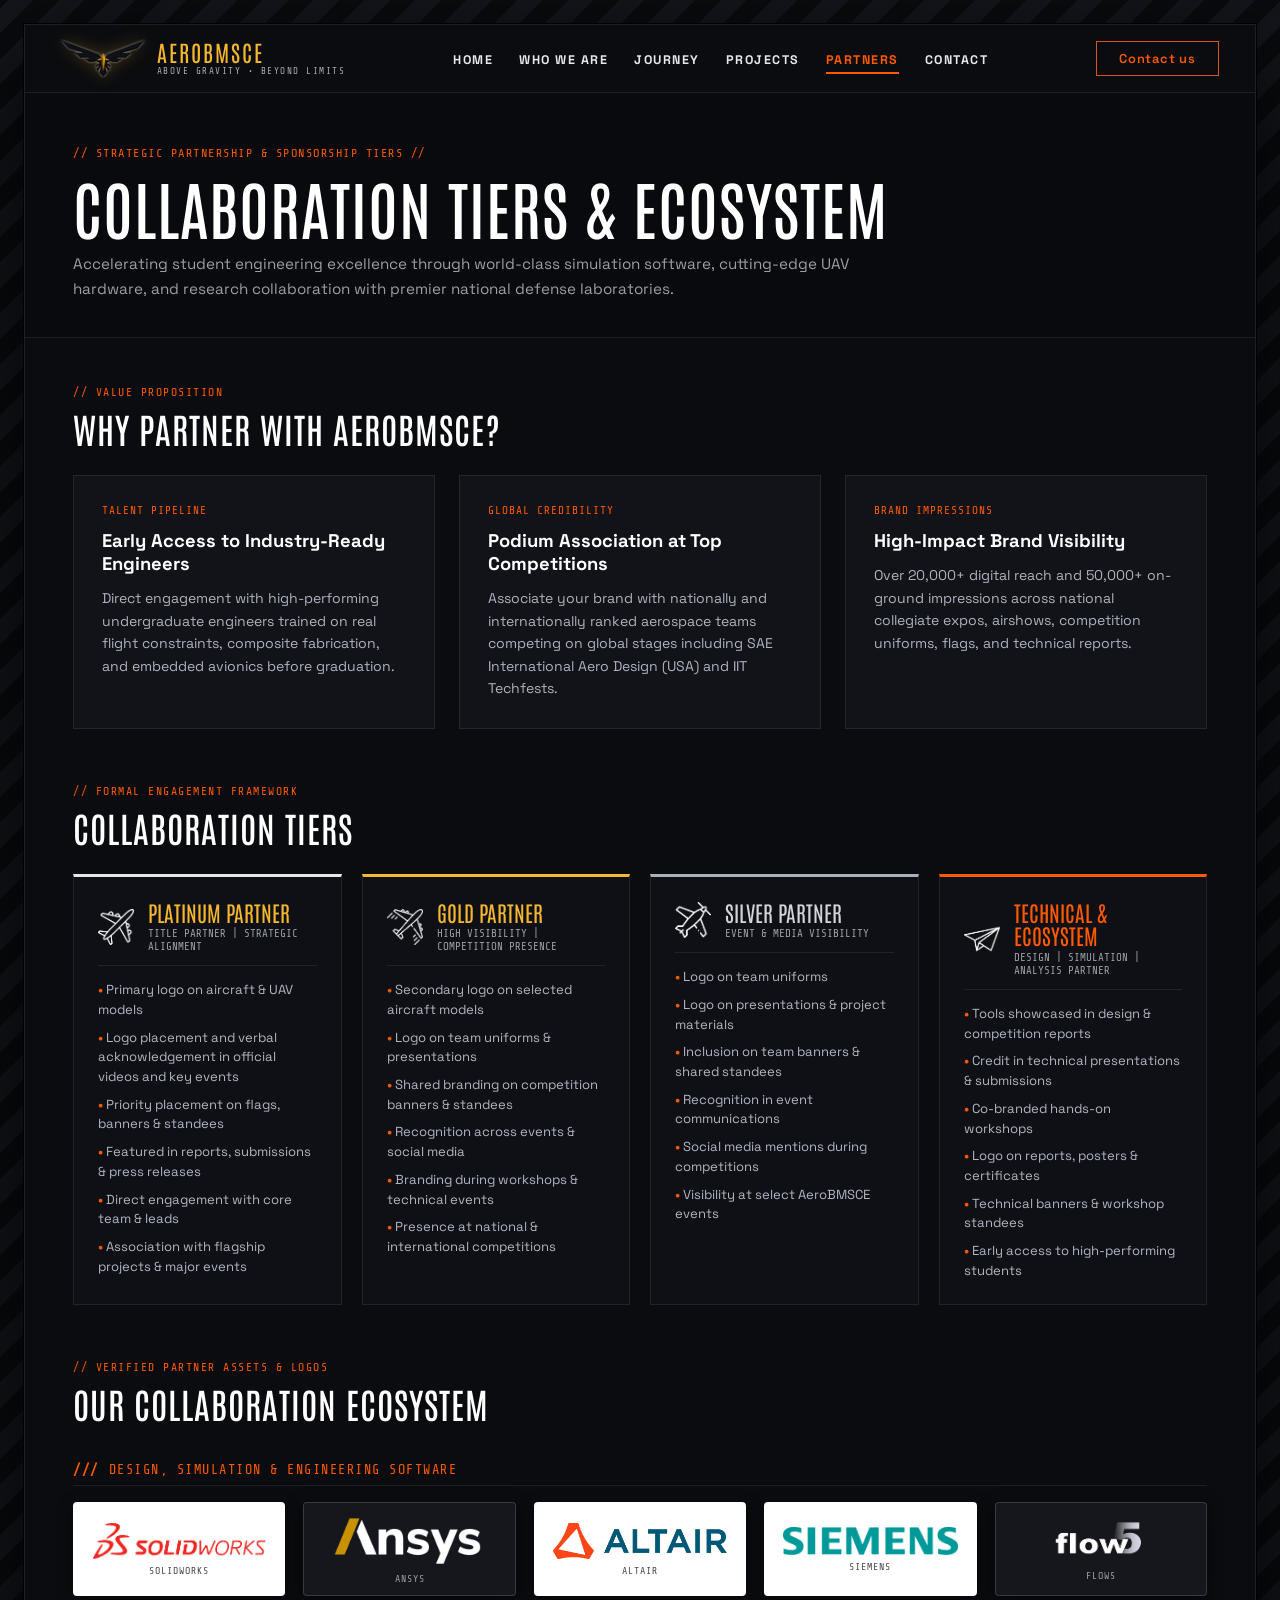
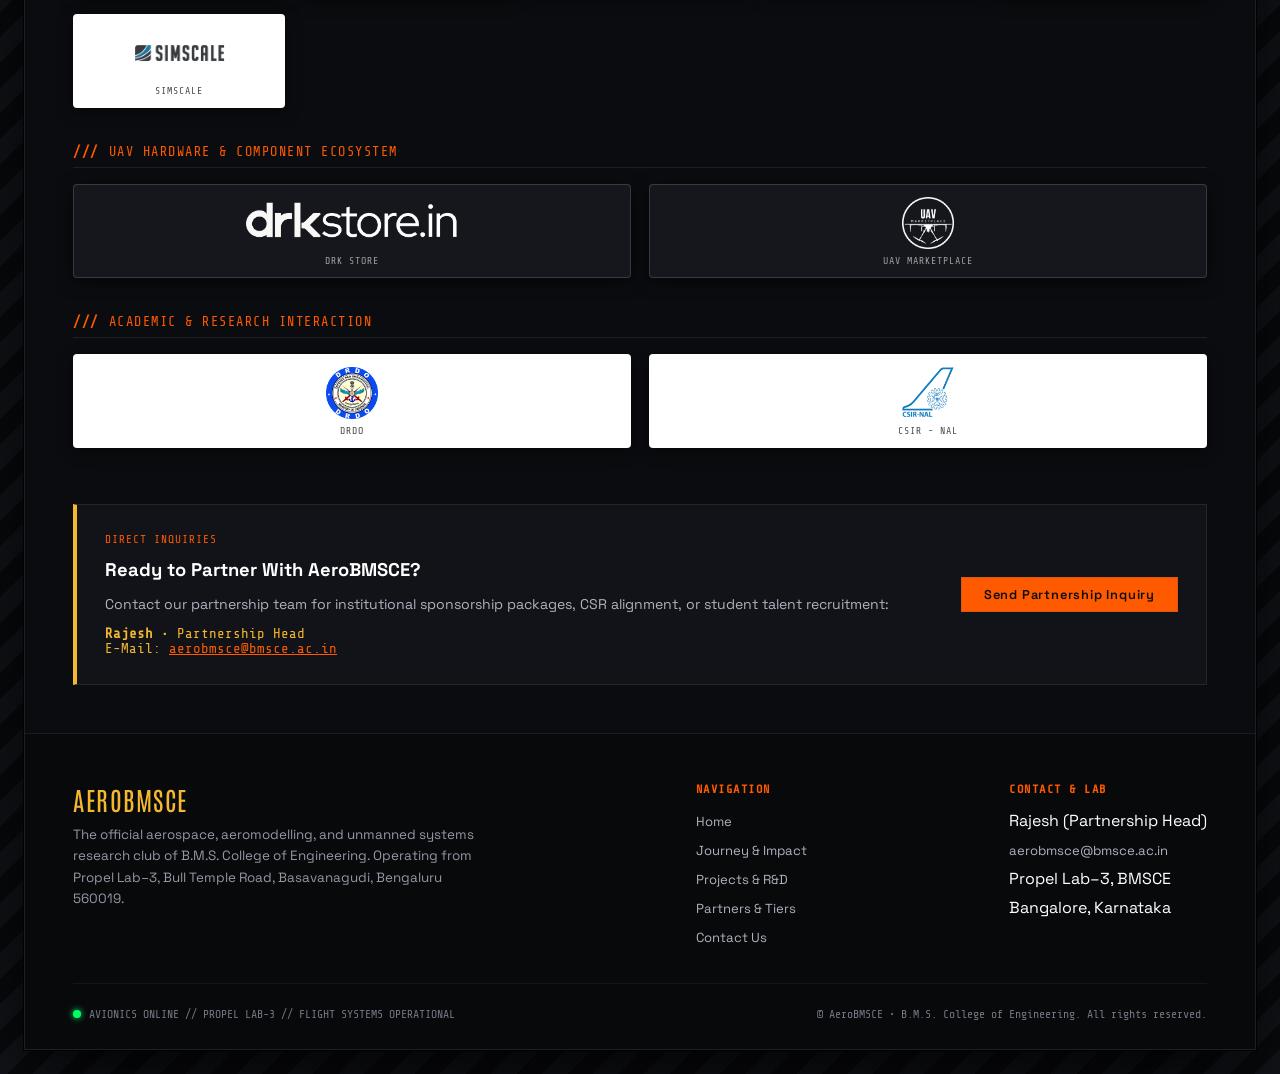
<file: partners.html>
<!DOCTYPE html>
<html lang="en">
<head>
  <meta charset="UTF-8" />
  <meta name="viewport" content="width=device-width, initial-scale=1.0" />
  <title>Partners &amp; Collaboration Tiers — AeroBMSCE</title>
  <meta name="description" content="Explore AeroBMSCE's collaboration tiers and technical partner ecosystem spanning software, UAV hardware, and academic research with DRDO and CSIR-NAL." />
  <link rel="preconnect" href="https://fonts.googleapis.com" />
  <link rel="preconnect" href="https://fonts.gstatic.com" crossorigin />
  <link href="https://fonts.googleapis.com/css2?family=Antonio:wght@400;500;600;700&family=Share+Tech+Mono&family=Space+Grotesk:wght@500;600;700&display=swap" rel="stylesheet" />
  <link rel="stylesheet" href="style.css" />
</head>
<body>
  <div class="site-viewport">
    <div class="console-card">

      <!-- Navigation Bar -->
      <header class="navbar">
        <div class="nav-brand">
          <a href="index.html" class="brand-link">
            <img src="assets/logo.png" alt="AeroBMSCE Official Logo" class="brand-emblem" />
            <div class="brand-text-wrap">
              <span class="brand-title">AEROBMSCE</span>
              <span class="brand-sub">ABOVE GRAVITY • BEYOND LIMITS</span>
            </div>
          </a>
        </div>

        <nav class="nav-menu" aria-label="Main Navigation">
          <ul class="nav-links">
            <li><a href="index.html" class="nav-item">HOME</a></li>
            <li><a href="index.html#who" class="nav-item">WHO WE ARE</a></li>
            <li><a href="journey.html" class="nav-item">JOURNEY</a></li>
            <li><a href="projects.html" class="nav-item">PROJECTS</a></li>
            <li><a href="partners.html" class="nav-item active">PARTNERS</a></li>
            <li><a href="contact.html" class="nav-item">CONTACT</a></li>
          </ul>
        </nav>

        <div class="nav-action">
          <a href="contact.html" class="contact-btn">Contact us</a>
        </div>
      </header>

      <!-- Subpage Hero Header -->
      <section class="page-hero">
        <div class="page-hero-hud">
          <span>// STRATEGIC PARTNERSHIP &amp; SPONSORSHIP TIERS //</span>
        </div>
        <h1 class="page-hero-title">COLLABORATION TIERS &amp; ECOSYSTEM</h1>
        <p class="page-hero-subtitle">
          Accelerating student engineering excellence through world-class simulation software, cutting-edge UAV hardware, and research collaboration with premier national defense laboratories.
        </p>
      </section>

      <!-- Main Partners Content -->
      <main class="page-content">

        <!-- Why Partner With Us -->
        <div>
          <div class="section-title-wrap">
            <span class="sec-pre">// VALUE PROPOSITION</span>
            <h2 class="sec-title">WHY PARTNER WITH AEROBMSCE?</h2>
          </div>
          <div class="grid-3">
            <div class="tech-card">
              <div class="card-tag">TALENT PIPELINE</div>
              <h3 class="card-title">Early Access to Industry-Ready Engineers</h3>
              <p class="card-desc">
                Direct engagement with high-performing undergraduate engineers trained on real flight constraints, composite fabrication, and embedded avionics before graduation.
              </p>
            </div>
            <div class="tech-card">
              <div class="card-tag">GLOBAL CREDIBILITY</div>
              <h3 class="card-title">Podium Association at Top Competitions</h3>
              <p class="card-desc">
                Associate your brand with nationally and internationally ranked aerospace teams competing on global stages including SAE International Aero Design (USA) and IIT Techfests.
              </p>
            </div>
            <div class="tech-card">
              <div class="card-tag">BRAND IMPRESSIONS</div>
              <h3 class="card-title">High-Impact Brand Visibility</h3>
              <p class="card-desc">
                Over 20,000+ digital reach and 50,000+ on-ground impressions across national collegiate expos, airshows, competition uniforms, flags, and technical reports.
              </p>
            </div>
          </div>
        </div>

        <!-- Collaboration Tiers (Verified Tiers & Icons from Repository) -->
        <div>
          <div class="section-title-wrap">
            <span class="sec-pre">// FORMAL ENGAGEMENT FRAMEWORK</span>
            <h2 class="sec-title">COLLABORATION TIERS</h2>
          </div>

          <div class="grid-4">
            
            <!-- Platinum Partner -->
            <div class="tier-card" style="border-top: 3px solid #e5e8ec;">
              <div class="tier-header">
                <img src="assets/icon-platinum.png" alt="Platinum Partner Tier Icon" class="tier-icon" />
                <div>
                  <div class="tier-name">PLATINUM PARTNER</div>
                  <div class="tier-sub">Title Partner | Strategic Alignment</div>
                </div>
              </div>
              <ul class="tier-benefits">
                <li>Primary logo on aircraft &amp; UAV models</li>
                <li>Logo placement and verbal acknowledgement in official videos and key events</li>
                <li>Priority placement on flags, banners &amp; standees</li>
                <li>Featured in reports, submissions &amp; press releases</li>
                <li>Direct engagement with core team &amp; leads</li>
                <li>Association with flagship projects &amp; major events</li>
              </ul>
            </div>

            <!-- Gold Partner -->
            <div class="tier-card" style="border-top: 3px solid var(--color-gold);">
              <div class="tier-header">
                <img src="assets/icon-gold.png" alt="Gold Partner Tier Icon" class="tier-icon" />
                <div>
                  <div class="tier-name" style="color: var(--color-gold);">GOLD PARTNER</div>
                  <div class="tier-sub">High Visibility | Competition Presence</div>
                </div>
              </div>
              <ul class="tier-benefits">
                <li>Secondary logo on selected aircraft models</li>
                <li>Logo on team uniforms &amp; presentations</li>
                <li>Shared branding on competition banners &amp; standees</li>
                <li>Recognition across events &amp; social media</li>
                <li>Branding during workshops &amp; technical events</li>
                <li>Presence at national &amp; international competitions</li>
              </ul>
            </div>

            <!-- Silver Partner -->
            <div class="tier-card" style="border-top: 3px solid #a8b0bd;">
              <div class="tier-header">
                <img src="assets/icon-silver.png" alt="Silver Partner Tier Icon" class="tier-icon" />
                <div>
                  <div class="tier-name" style="color: #d1d5db;">SILVER PARTNER</div>
                  <div class="tier-sub">Event &amp; Media Visibility</div>
                </div>
              </div>
              <ul class="tier-benefits">
                <li>Logo on team uniforms</li>
                <li>Logo on presentations &amp; project materials</li>
                <li>Inclusion on team banners &amp; shared standees</li>
                <li>Recognition in event communications</li>
                <li>Social media mentions during competitions</li>
                <li>Visibility at select AeroBMSCE events</li>
              </ul>
            </div>

            <!-- Technical & Ecosystem Partner -->
            <div class="tier-card" style="border-top: 3px solid var(--color-orange);">
              <div class="tier-header">
                <img src="assets/icon-technical.png" alt="Technical & Ecosystem Partner Icon" class="tier-icon" />
                <div>
                  <div class="tier-name" style="color: var(--color-orange);">TECHNICAL &amp; ECOSYSTEM</div>
                  <div class="tier-sub">Design | Simulation | Analysis Partner</div>
                </div>
              </div>
              <ul class="tier-benefits">
                <li>Tools showcased in design &amp; competition reports</li>
                <li>Credit in technical presentations &amp; submissions</li>
                <li>Co-branded hands-on workshops</li>
                <li>Logo on reports, posters &amp; certificates</li>
                <li>Technical banners &amp; workshop standees</li>
                <li>Early access to high-performing students</li>
              </ul>
            </div>

          </div>
        </div>

        <!-- Collaboration Ecosystem by Verified Categories -->
        <div>
          <div class="section-title-wrap">
            <span class="sec-pre">// VERIFIED PARTNER ASSETS &amp; LOGOS</span>
            <h2 class="sec-title">OUR COLLABORATION ECOSYSTEM</h2>
          </div>

          <!-- Category 1: Design, Simulation & Engineering Software -->
          <div class="ecosystem-group">
            <div class="ecosystem-title">Design, Simulation &amp; Engineering Software</div>
            <div class="logo-grid">
              
              <div class="sponsor-tile theme-light" title="SolidWorks (Dassault Systèmes)">
                <img src="assets/solidworks.png" alt="SolidWorks Logo" class="sponsor-img" />
                <span class="sponsor-name-caption">SolidWorks</span>
              </div>

              <div class="sponsor-tile theme-dark" title="Ansys">
                <img src="assets/ansys.png" alt="Ansys Logo" class="sponsor-img" />
                <span class="sponsor-name-caption">Ansys</span>
              </div>

              <div class="sponsor-tile theme-light" title="Altair Engineering">
                <img src="assets/altair.png" alt="Altair Logo" class="sponsor-img" />
                <span class="sponsor-name-caption">Altair</span>
              </div>

              <div class="sponsor-tile theme-light" title="Siemens Digital Industries">
                <img src="assets/siemens.png" alt="Siemens Logo" class="sponsor-img" />
                <span class="sponsor-name-caption">Siemens</span>
              </div>

              <div class="sponsor-tile theme-dark" title="Flow5 Aerodynamics">
                <img src="assets/flow5.png" alt="Flow5 Logo" class="sponsor-img" />
                <span class="sponsor-name-caption">Flow5</span>
              </div>

              <div class="sponsor-tile theme-light" title="SimScale Cloud Simulation">
                <img src="assets/simscale.png" alt="SimScale Logo" class="sponsor-img" />
                <span class="sponsor-name-caption">SimScale</span>
              </div>

            </div>
          </div>

          <!-- Category 2: UAV Hardware & Component Ecosystem -->
          <div class="ecosystem-group">
            <div class="ecosystem-title">UAV Hardware &amp; Component Ecosystem</div>
            <div class="logo-grid">
              
              <div class="sponsor-tile theme-dark" title="DRK Store India">
                <img src="assets/drkstore.png" alt="DRK Store Logo" class="sponsor-img" />
                <span class="sponsor-name-caption">DRK Store</span>
              </div>

              <div class="sponsor-tile theme-dark" title="UAV Marketplace">
                <img src="assets/uav-marketplace.png" alt="UAV Marketplace Logo" class="sponsor-img" />
                <span class="sponsor-name-caption">UAV Marketplace</span>
              </div>

            </div>
          </div>

          <!-- Category 3: Academic & Research Interaction -->
          <div class="ecosystem-group">
            <div class="ecosystem-title">Academic &amp; Research Interaction</div>
            <div class="logo-grid">
              
              <div class="sponsor-tile theme-light" title="Defence Research and Development Organisation (DRDO)">
                <img src="assets/drdo.png" alt="DRDO Logo" class="sponsor-img" />
                <span class="sponsor-name-caption">DRDO</span>
              </div>

              <div class="sponsor-tile theme-light" title="CSIR - National Aerospace Laboratories (NAL)">
                <img src="assets/csir-nal.png" alt="CSIR-NAL Logo" class="sponsor-img" />
                <span class="sponsor-name-caption">CSIR - NAL</span>
              </div>

            </div>
          </div>

        </div>

        <!-- Partnership Point of Contact Card -->
        <div class="tech-card" style="border-left: 4px solid var(--color-gold); display: flex; align-items: center; justify-content: space-between; flex-wrap: wrap; gap: 24px;">
          <div>
            <div class="card-tag">DIRECT INQUIRIES</div>
            <h3 class="card-title">Ready to Partner With AeroBMSCE?</h3>
            <p class="card-desc">
              Contact our partnership team for institutional sponsorship packages, CSR alignment, or student talent recruitment:
            </p>
            <div style="margin-top: 10px; font-family: var(--font-mono); font-size: 0.88rem; color: var(--color-gold);">
              <div><strong>Rajesh</strong> &bull; Partnership Head</div>
              <div>E-Mail: <a href="mailto:aerobmsce@bmsce.ac.in" style="color: var(--color-orange); text-decoration: underline;">aerobmsce@bmsce.ac.in</a></div>
            </div>
          </div>
          <a href="contact.html" class="contact-btn" style="background: var(--color-orange); color: #0b0c0f;">Send Partnership Inquiry</a>
        </div>

      </main>

      <!-- Global Console Footer -->
      <footer class="global-footer">
        <div class="footer-top">
          <div class="footer-col-brand">
            <div class="footer-brand-title">AEROBMSCE</div>
            <p class="footer-desc">
              The official aerospace, aeromodelling, and unmanned systems research club of B.M.S. College of Engineering. Operating from Propel Lab–3, Bull Temple Road, Basavanagudi, Bengaluru 560019.
            </p>
          </div>
          <div class="footer-col-nav">
            <h5>Navigation</h5>
            <ul>
              <li><a href="index.html">Home</a></li>
              <li><a href="journey.html">Journey &amp; Impact</a></li>
              <li><a href="projects.html">Projects &amp; R&amp;D</a></li>
              <li><a href="partners.html">Partners &amp; Tiers</a></li>
              <li><a href="contact.html">Contact Us</a></li>
            </ul>
          </div>
          <div class="footer-col-nav">
            <h5>Contact &amp; Lab</h5>
            <ul>
              <li><span>Rajesh (Partnership Head)</span></li>
              <li><a href="mailto:aerobmsce@bmsce.ac.in">aerobmsce@bmsce.ac.in</a></li>
              <li><span>Propel Lab–3, BMSCE</span></li>
              <li><span>Bangalore, Karnataka</span></li>
            </ul>
          </div>
        </div>
        <div class="footer-bottom">
          <div class="footer-bottom-left">
            <span class="status-dot"></span>
            <span>AVIONICS ONLINE // PROPEL LAB-3 // FLIGHT SYSTEMS OPERATIONAL</span>
          </div>
          <div class="footer-bottom-right">
            &copy; AeroBMSCE • B.M.S. College of Engineering. All rights reserved.
          </div>
        </div>
      </footer>

    </div>
  </div>

  <script src="script.js"></script>
</body>
</html>
</file>
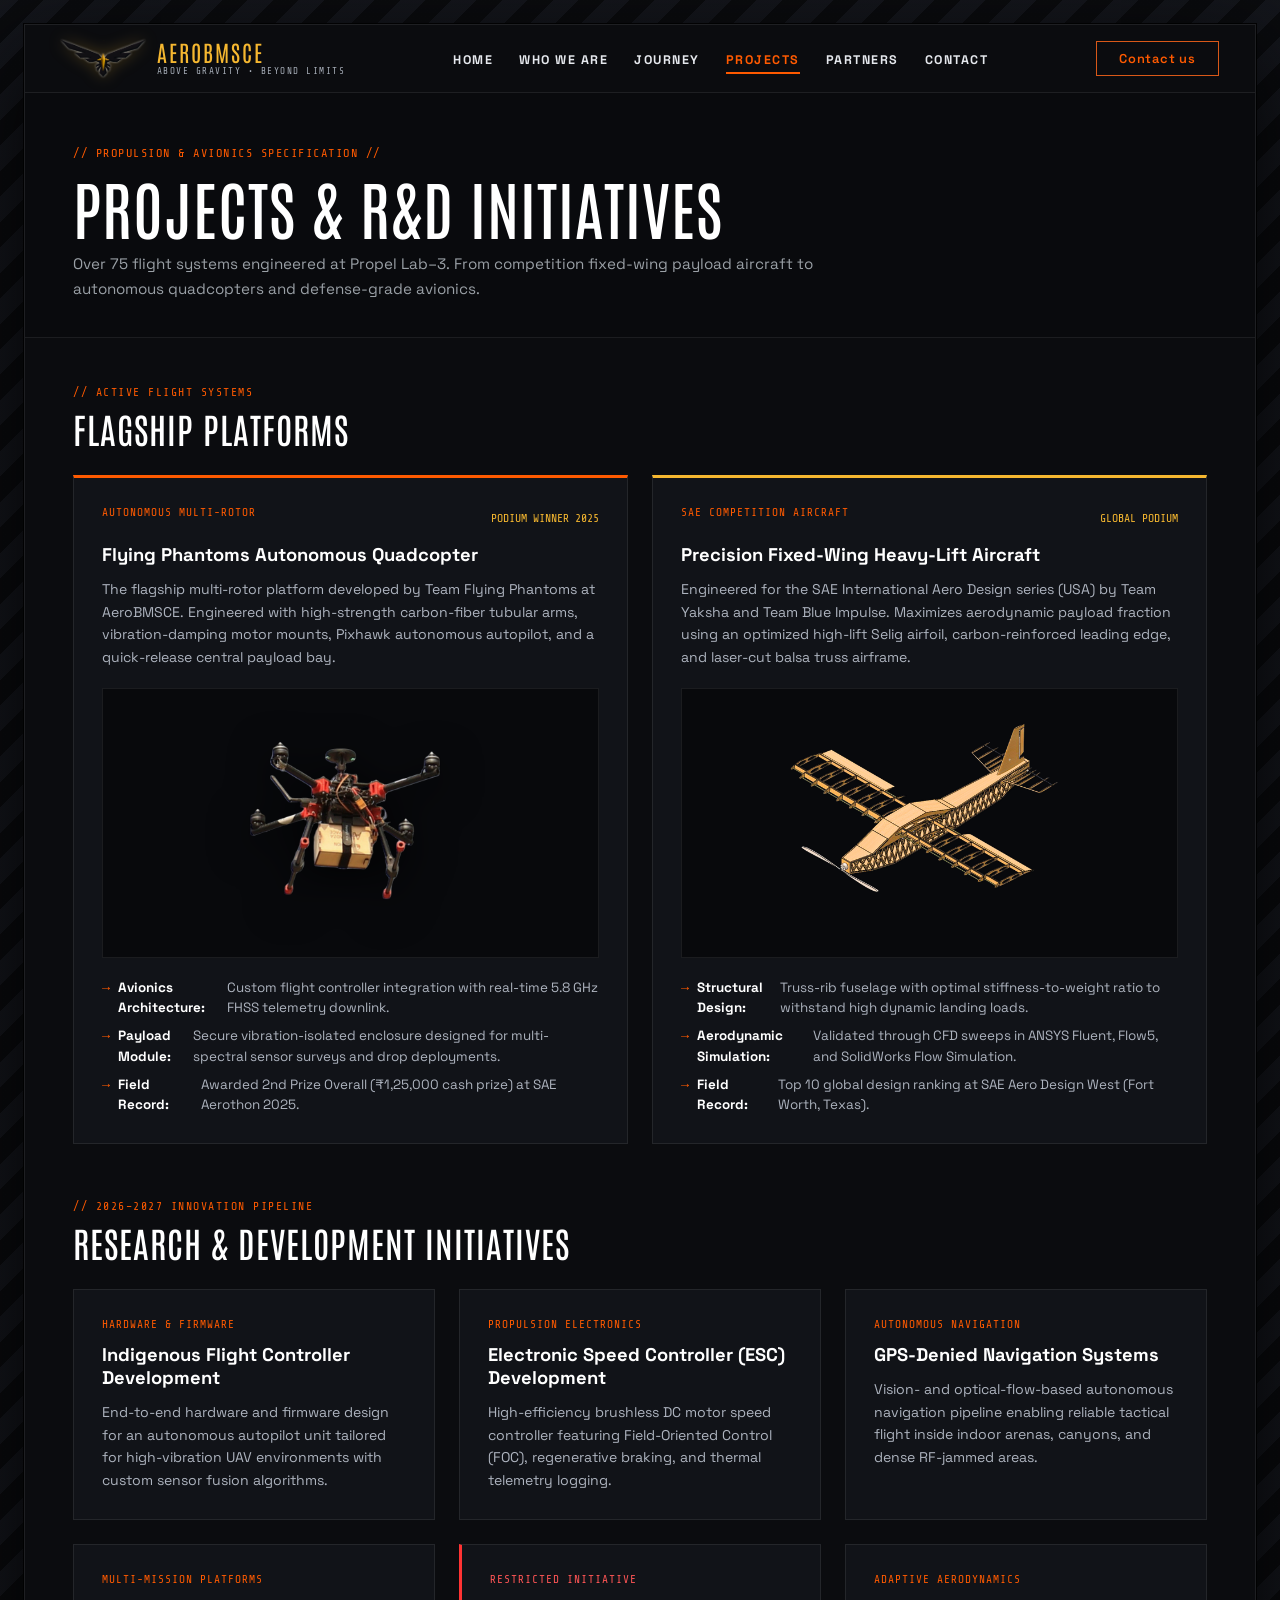
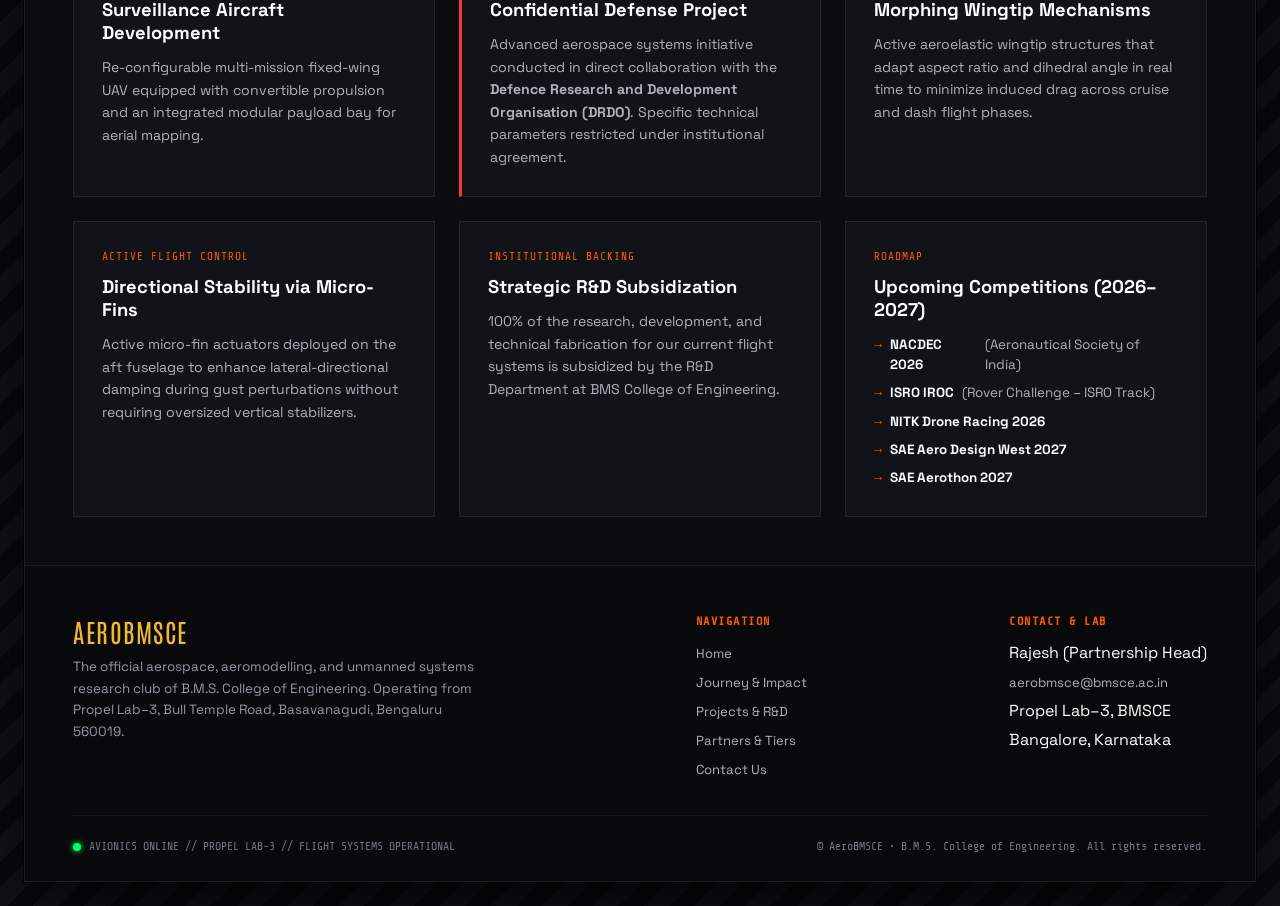
<file: projects.html>
<!DOCTYPE html>
<html lang="en">
<head>
  <meta charset="UTF-8" />
  <meta name="viewport" content="width=device-width, initial-scale=1.0" />
  <title>Projects &amp; R&amp;D Initiatives — AeroBMSCE</title>
  <meta name="description" content="Explore AeroBMSCE's flight-proven unmanned aerial vehicles, indigenous flight controllers, defense collaborations with DRDO, and aerodynamic research." />
  <link rel="preconnect" href="https://fonts.googleapis.com" />
  <link rel="preconnect" href="https://fonts.gstatic.com" crossorigin />
  <link href="https://fonts.googleapis.com/css2?family=Antonio:wght@400;500;600;700&family=Share+Tech+Mono&family=Space+Grotesk:wght@500;600;700&display=swap" rel="stylesheet" />
  <link rel="stylesheet" href="style.css" />
</head>
<body>
  <div class="site-viewport">
    <div class="console-card">

      <!-- Navigation Bar -->
      <header class="navbar">
        <div class="nav-brand">
          <a href="index.html" class="brand-link">
            <img src="assets/logo.png" alt="AeroBMSCE Official Logo" class="brand-emblem" />
            <div class="brand-text-wrap">
              <span class="brand-title">AEROBMSCE</span>
              <span class="brand-sub">ABOVE GRAVITY • BEYOND LIMITS</span>
            </div>
          </a>
        </div>

        <nav class="nav-menu" aria-label="Main Navigation">
          <ul class="nav-links">
            <li><a href="index.html" class="nav-item">HOME</a></li>
            <li><a href="index.html#who" class="nav-item">WHO WE ARE</a></li>
            <li><a href="journey.html" class="nav-item">JOURNEY</a></li>
            <li><a href="projects.html" class="nav-item active">PROJECTS</a></li>
            <li><a href="partners.html" class="nav-item">PARTNERS</a></li>
            <li><a href="contact.html" class="nav-item">CONTACT</a></li>
          </ul>
        </nav>

        <div class="nav-action">
          <a href="contact.html" class="contact-btn">Contact us</a>
        </div>
      </header>

      <!-- Subpage Hero Header -->
      <section class="page-hero">
        <div class="page-hero-hud">
          <span>// PROPULSION &amp; AVIONICS SPECIFICATION //</span>
        </div>
        <h1 class="page-hero-title">PROJECTS &amp; R&amp;D INITIATIVES</h1>
        <p class="page-hero-subtitle">
          Over 75 flight systems engineered at Propel Lab–3. From competition fixed-wing payload aircraft to autonomous quadcopters and defense-grade avionics.
        </p>
      </section>

      <!-- Main Projects Content -->
      <main class="page-content">

        <!-- Flagship Flight Platforms -->
        <div>
          <div class="section-title-wrap">
            <span class="sec-pre">// ACTIVE FLIGHT SYSTEMS</span>
            <h2 class="sec-title">FLAGSHIP PLATFORMS</h2>
          </div>

          <div class="grid-2">
            
            <!-- Flying Phantoms Drone (The Uploaded Drone) -->
            <div class="tech-card" style="border-top: 3px solid var(--color-orange);">
              <div style="display: flex; justify-content: space-between; align-items: center; margin-bottom: 12px;">
                <div class="card-tag">AUTONOMOUS MULTI-ROTOR</div>
                <span style="font-family: var(--font-mono); font-size: 0.72rem; color: var(--color-gold);">PODIUM WINNER 2025</span>
              </div>
              <h3 class="card-title">Flying Phantoms Autonomous Quadcopter</h3>
              <p class="card-desc">
                The flagship multi-rotor platform developed by Team Flying Phantoms at AeroBMSCE. Engineered with high-strength carbon-fiber tubular arms, vibration-damping motor mounts, Pixhawk autonomous autopilot, and a quick-release central payload bay.
              </p>
              
              <div style="margin: 20px 0; background: #08090c; border: 1px solid var(--color-border-subtle); display: flex; align-items: center; justify-content: center; padding: 24px;">
                <img src="assets/drone.png" alt="Flying Phantoms Autonomous Drone" style="max-height: 220px; max-width: 100%; object-fit: contain; filter: drop-shadow(0 10px 20px rgba(0,0,0,0.8));" />
              </div>

              <ul class="card-list">
                <li><strong>Avionics Architecture:</strong> Custom flight controller integration with real-time 5.8 GHz FHSS telemetry downlink.</li>
                <li><strong>Payload Module:</strong> Secure vibration-isolated enclosure designed for multi-spectral sensor surveys and drop deployments.</li>
                <li><strong>Field Record:</strong> Awarded 2nd Prize Overall (₹1,25,000 cash prize) at SAE Aerothon 2025.</li>
              </ul>
            </div>

            <!-- Fixed-Wing Competition Aircraft (CAD Plane) -->
            <div class="tech-card" style="border-top: 3px solid var(--color-gold);">
              <div style="display: flex; justify-content: space-between; align-items: center; margin-bottom: 12px;">
                <div class="card-tag">SAE COMPETITION AIRCRAFT</div>
                <span style="font-family: var(--font-mono); font-size: 0.72rem; color: var(--color-gold);">GLOBAL PODIUM</span>
              </div>
              <h3 class="card-title">Precision Fixed-Wing Heavy-Lift Aircraft</h3>
              <p class="card-desc">
                Engineered for the SAE International Aero Design series (USA) by Team Yaksha and Team Blue Impulse. Maximizes aerodynamic payload fraction using an optimized high-lift Selig airfoil, carbon-reinforced leading edge, and laser-cut balsa truss airframe.
              </p>
              
              <div style="margin: 20px 0; background: #08090c; border: 1px solid var(--color-border-subtle); display: flex; align-items: center; justify-content: center; padding: 24px;">
                <img src="assets/cad-plane.png" alt="Laser-cut Balsa Aircraft CAD Model" style="max-height: 220px; max-width: 100%; object-fit: contain;" />
              </div>

              <ul class="card-list">
                <li><strong>Structural Design:</strong> Truss-rib fuselage with optimal stiffness-to-weight ratio to withstand high dynamic landing loads.</li>
                <li><strong>Aerodynamic Simulation:</strong> Validated through CFD sweeps in ANSYS Fluent, Flow5, and SolidWorks Flow Simulation.</li>
                <li><strong>Field Record:</strong> Top 10 global design ranking at SAE Aero Design West (Fort Worth, Texas).</li>
              </ul>
            </div>

          </div>
        </div>

        <!-- Ongoing & Upcoming R&D Initiatives -->
        <div>
          <div class="section-title-wrap">
            <span class="sec-pre">// 2026–2027 INNOVATION PIPELINE</span>
            <h2 class="sec-title">RESEARCH &amp; DEVELOPMENT INITIATIVES</h2>
          </div>

          <div class="grid-3">
            
            <div class="tech-card">
              <div class="card-tag">HARDWARE &amp; FIRMWARE</div>
              <h3 class="card-title">Indigenous Flight Controller Development</h3>
              <p class="card-desc">
                End-to-end hardware and firmware design for an autonomous autopilot unit tailored for high-vibration UAV environments with custom sensor fusion algorithms.
              </p>
            </div>

            <div class="tech-card">
              <div class="card-tag">PROPULSION ELECTRONICS</div>
              <h3 class="card-title">Electronic Speed Controller (ESC) Development</h3>
              <p class="card-desc">
                High-efficiency brushless DC motor speed controller featuring Field-Oriented Control (FOC), regenerative braking, and thermal telemetry logging.
              </p>
            </div>

            <div class="tech-card">
              <div class="card-tag">AUTONOMOUS NAVIGATION</div>
              <h3 class="card-title">GPS-Denied Navigation Systems</h3>
              <p class="card-desc">
                Vision- and optical-flow-based autonomous navigation pipeline enabling reliable tactical flight inside indoor arenas, canyons, and dense RF-jammed areas.
              </p>
            </div>

            <div class="tech-card">
              <div class="card-tag">MULTI-MISSION PLATFORMS</div>
              <h3 class="card-title">Surveillance Aircraft Development</h3>
              <p class="card-desc">
                Re-configurable multi-mission fixed-wing UAV equipped with convertible propulsion and an integrated modular payload bay for aerial mapping.
              </p>
            </div>

            <div class="tech-card" style="border-left: 3px solid #ff3333;">
              <div class="card-tag" style="color: #ff5555;">RESTRICTED INITIATIVE</div>
              <h3 class="card-title">Confidential Defense Project</h3>
              <p class="card-desc">
                Advanced aerospace systems initiative conducted in direct collaboration with the <strong>Defence Research and Development Organisation (DRDO)</strong>. Specific technical parameters restricted under institutional agreement.
              </p>
            </div>

            <div class="tech-card">
              <div class="card-tag">ADAPTIVE AERODYNAMICS</div>
              <h3 class="card-title">Morphing Wingtip Mechanisms</h3>
              <p class="card-desc">
                Active aeroelastic wingtip structures that adapt aspect ratio and dihedral angle in real time to minimize induced drag across cruise and dash flight phases.
              </p>
            </div>

            <div class="tech-card">
              <div class="card-tag">ACTIVE FLIGHT CONTROL</div>
              <h3 class="card-title">Directional Stability via Micro-Fins</h3>
              <p class="card-desc">
                Active micro-fin actuators deployed on the aft fuselage to enhance lateral-directional damping during gust perturbations without requiring oversized vertical stabilizers.
              </p>
            </div>

            <div class="tech-card">
              <div class="card-tag">INSTITUTIONAL BACKING</div>
              <h3 class="card-title">Strategic R&amp;D Subsidization</h3>
              <p class="card-desc">
                100% of the research, development, and technical fabrication for our current flight systems is subsidized by the R&amp;D Department at BMS College of Engineering.
              </p>
            </div>

            <div class="tech-card">
              <div class="card-tag">ROADMAP</div>
              <h3 class="card-title">Upcoming Competitions (2026–2027)</h3>
              <ul class="card-list">
                <li><strong>NACDEC 2026</strong> (Aeronautical Society of India)</li>
                <li><strong>ISRO IROC</strong> (Rover Challenge – ISRO Track)</li>
                <li><strong>NITK Drone Racing 2026</strong></li>
                <li><strong>SAE Aero Design West 2027</strong></li>
                <li><strong>SAE Aerothon 2027</strong></li>
              </ul>
            </div>

          </div>
        </div>

      </main>

      <!-- Global Console Footer -->
      <footer class="global-footer">
        <div class="footer-top">
          <div class="footer-col-brand">
            <div class="footer-brand-title">AEROBMSCE</div>
            <p class="footer-desc">
              The official aerospace, aeromodelling, and unmanned systems research club of B.M.S. College of Engineering. Operating from Propel Lab–3, Bull Temple Road, Basavanagudi, Bengaluru 560019.
            </p>
          </div>
          <div class="footer-col-nav">
            <h5>Navigation</h5>
            <ul>
              <li><a href="index.html">Home</a></li>
              <li><a href="journey.html">Journey &amp; Impact</a></li>
              <li><a href="projects.html">Projects &amp; R&amp;D</a></li>
              <li><a href="partners.html">Partners &amp; Tiers</a></li>
              <li><a href="contact.html">Contact Us</a></li>
            </ul>
          </div>
          <div class="footer-col-nav">
            <h5>Contact &amp; Lab</h5>
            <ul>
              <li><span>Rajesh (Partnership Head)</span></li>
              <li><a href="mailto:aerobmsce@bmsce.ac.in">aerobmsce@bmsce.ac.in</a></li>
              <li><span>Propel Lab–3, BMSCE</span></li>
              <li><span>Bangalore, Karnataka</span></li>
            </ul>
          </div>
        </div>
        <div class="footer-bottom">
          <div class="footer-bottom-left">
            <span class="status-dot"></span>
            <span>AVIONICS ONLINE // PROPEL LAB-3 // FLIGHT SYSTEMS OPERATIONAL</span>
          </div>
          <div class="footer-bottom-right">
            &copy; AeroBMSCE • B.M.S. College of Engineering. All rights reserved.
          </div>
        </div>
      </footer>

    </div>
  </div>

  <script src="script.js"></script>
</body>
</html>
</file>
<file: style.css>
/* ==========================================================================
   AEROBMSCE — UNIFIED DESIGN SYSTEM
   DeepSpace Aerospace Theme // B.M.S. College of Engineering
   ========================================================================== */

:root {
  --color-bg-outer: #0e0f13;
  --color-bg-card: #0b0c0f;
  --color-bg-stage: #08090c;
  --color-bg-panel: #111318;
  --color-bg-panel-hover: #161820;
  
  --color-orange: #ff5a00;
  --color-orange-subtle: #d95818;
  --color-orange-glow: rgba(255, 90, 0, 0.25);
  --color-gold: #f5b730;
  --color-gold-glow: rgba(245, 183, 48, 0.28);
  --color-white: #ffffff;
  --color-text-dim: #9aa0a6;
  --color-text-muted: #6e737c;
  
  --color-border-subtle: rgba(255, 255, 255, 0.08);
  --color-border-hud: rgba(255, 255, 255, 0.95);
  --color-border-orange: rgba(255, 90, 0, 0.45);
  
  --font-hero: 'Antonio', sans-serif;
  --font-mono: 'Share Tech Mono', monospace;
  --font-sans: 'Space Grotesk', -apple-system, BlinkMacSystemFont, 'Segoe UI', Roboto, sans-serif;
}

* {
  box-sizing: border-box;
  margin: 0;
  padding: 0;
}

html {
  scroll-behavior: smooth;
}

body {
  width: 100%;
  min-height: 100vh;
  background-color: var(--color-bg-outer);
  color: var(--color-white);
  font-family: var(--font-sans);
  overflow-x: hidden;
  -webkit-font-smoothing: antialiased;
  -moz-osx-font-smoothing: grayscale;
}

/* Outer Viewport with Industrial Diagonal Striped Frame */
.site-viewport {
  min-height: 100vh;
  padding: 24px;
  display: flex;
  justify-content: center;
  background-color: #0e0f13;
  background-image: 
    repeating-linear-gradient(
      -45deg,
      rgba(20, 22, 28, 0.95),
      rgba(20, 22, 28, 0.95) 18px,
      rgba(10, 11, 14, 0.98) 18px,
      rgba(10, 11, 14, 0.98) 36px
    );
}

@media (max-width: 900px) {
  .site-viewport {
    padding: 8px;
  }
}

/* Main Console Card */
.console-card {
  width: 100%;
  max-width: 1340px;
  background-color: var(--color-bg-card);
  border: 1px solid rgba(255, 255, 255, 0.08);
  box-shadow: 
    0 30px 90px rgba(0, 0, 0, 0.92),
    0 0 0 1px rgba(0, 0, 0, 0.85);
  display: flex;
  flex-direction: column;
  position: relative;
  overflow: hidden;
}

/* ==========================================================================
   NAVIGATION BAR
   ========================================================================== */
.navbar {
  display: flex;
  align-items: center;
  justify-content: space-between;
  padding: 0 36px;
  height: 68px;
  background-color: #0b0c0f;
  border-bottom: 1px solid var(--color-border-subtle);
  position: sticky;
  top: 0;
  z-index: 50;
  backdrop-filter: blur(10px);
}

.nav-brand {
  display: flex;
  align-items: center;
}

.brand-link {
  display: flex;
  align-items: center;
  gap: 12px;
  text-decoration: none;
  transition: transform 0.2s ease;
}

.brand-link:hover {
  transform: translateY(-1px);
}

.brand-emblem {
  height: 38px;
  width: auto;
  object-fit: contain;
  filter: 
    drop-shadow(0 0 1px rgba(255, 255, 255, 0.6))
    drop-shadow(0 0 8px var(--color-gold-glow));
}

.brand-text-wrap {
  display: flex;
  flex-direction: column;
}

.brand-title {
  font-family: var(--font-hero);
  font-size: 1.4rem;
  letter-spacing: 2px;
  color: var(--color-gold);
  line-height: 1;
  text-transform: uppercase;
}

.brand-sub {
  font-family: var(--font-mono);
  font-size: 0.58rem;
  letter-spacing: 1.5px;
  color: #a4abb5;
  text-transform: uppercase;
  margin-top: 2px;
}

.nav-menu {
  display: flex;
  align-items: center;
}

.nav-links {
  display: flex;
  list-style: none;
  gap: 26px;
}

.nav-item {
  color: #e5e8ed;
  text-decoration: none;
  font-family: var(--font-sans);
  font-size: 0.78rem;
  font-weight: 700;
  letter-spacing: 1.5px;
  text-transform: uppercase;
  padding: 6px 0;
  position: relative;
  transition: color 0.2s ease;
}

.nav-item:hover, .nav-item.active {
  color: var(--color-orange);
}

.nav-item::after {
  content: '';
  position: absolute;
  bottom: 0;
  left: 0;
  width: 0%;
  height: 2px;
  background-color: var(--color-orange);
  transition: width 0.25s ease;
}

.nav-item:hover::after, .nav-item.active::after {
  width: 100%;
}

.nav-action {
  display: flex;
  align-items: center;
}

.contact-btn {
  background: transparent;
  color: var(--color-orange);
  border: 1px solid var(--color-orange-subtle);
  padding: 8px 22px;
  font-family: var(--font-sans);
  font-size: 0.8rem;
  font-weight: 600;
  letter-spacing: 0.8px;
  cursor: pointer;
  text-decoration: none;
  transition: all 0.2s ease;
}

.contact-btn:hover {
  background-color: var(--color-orange);
  color: #0b0c0f;
  box-shadow: 0 0 14px var(--color-orange-glow);
}

/* ==========================================================================
   HERO LANDING STAGE (HOMEPAGE)
   ========================================================================== */
.hero-stage {
  position: relative;
  height: 700px;
  background-color: var(--color-bg-stage);
  background-image: 
    url("data:image/svg+xml,%3Csvg viewBox='0 0 200 200' xmlns='http://www.w3.org/2000/svg'%3E%3Cfilter id='noiseFilter'%3E%3CfeTurbulence type='fractalNoise' baseFrequency='0.8' numOctaves='3' stitchTiles='stitch'/%3E%3C/filter%3E%3Crect width='100%25' height='100%25' filter='url(%23noiseFilter)' opacity='0.038'/%3E%3C/svg%3E");
  display: flex;
  flex-direction: column;
  overflow: hidden;
  padding: 32px 48px 24px 48px;
}

.watermark-container {
  position: absolute;
  top: 50%;
  left: 50%;
  transform: translate(-50%, -48%);
  width: 100%;
  text-align: center;
  pointer-events: none;
  z-index: 1;
  user-select: none;
}

.watermark-word {
  font-family: var(--font-hero);
  font-weight: 700;
  font-size: clamp(5rem, 14vw, 13rem);
  letter-spacing: 0.22em;
  color: rgba(255, 255, 255, 0.024);
  text-transform: uppercase;
  display: inline-block;
  white-space: nowrap;
}

.hero-header {
  position: relative;
  z-index: 10;
  display: flex;
  flex-direction: column;
  align-items: center;
  width: 100%;
}

.hero-title {
  font-family: var(--font-hero);
  font-weight: 500;
  font-size: clamp(2.8rem, 7.6vw, 6.4rem);
  letter-spacing: 0.02em;
  color: var(--color-white);
  text-transform: uppercase;
  text-align: center;
  line-height: 1.0;
  margin-bottom: 12px;
  width: 100%;
}

/* Telemetry HUD Bar */
.telemetry-bar {
  display: flex;
  align-items: center;
  width: 100%;
  max-width: 1220px;
  height: 28px;
  border: 1px solid var(--color-border-hud);
  background-color: transparent;
  font-family: var(--font-mono);
  font-size: 0.72rem;
  letter-spacing: 1px;
  color: var(--color-white);
}

.hud-box {
  display: flex;
  align-items: center;
  height: 100%;
  padding: 0 12px;
  white-space: nowrap;
}

.hud-plus-left {
  width: 28px;
  padding: 0;
  justify-content: center;
  font-size: 1rem;
  border-right: 1px solid var(--color-border-hud);
}

.hud-inverted {
  background-color: #ffffff;
  color: #000000;
  font-weight: bold;
  border-right: 1px solid var(--color-border-hud);
  padding: 0 12px;
}

.hud-target {
  gap: 8px;
  border-right: 1px solid var(--color-border-hud);
}

.hud-icon {
  width: 15px;
  height: 15px;
  color: inherit;
}

.hud-axis {
  flex: 1;
  height: 1px;
  background-color: var(--color-border-hud);
  min-width: 20px;
}

.hud-distance {
  gap: 8px;
  border-left: 1px solid var(--color-border-hud);
  border-right: 1px solid var(--color-border-hud);
}

.hud-plus-right {
  width: 28px;
  padding: 0;
  justify-content: center;
  font-size: 1rem;
  background-color: #ffffff;
  color: #000000;
  font-weight: bold;
}

/* Central Vehicle (Uploaded Cutout Drone) */
.hero-vehicle-wrapper {
  position: absolute;
  top: 50%;
  left: 50%;
  transform: translate(-50%, -46%);
  width: 100%;
  max-width: 860px;
  display: flex;
  align-items: center;
  justify-content: center;
  z-index: 5;
  pointer-events: none;
}

.vehicle-container {
  display: inline-block;
  user-select: none;
}

.drone-image {
  width: clamp(340px, 46vw, 560px);
  height: auto;
  object-fit: contain;
  display: block;
  filter: drop-shadow(0 15px 35px rgba(0, 0, 0, 0.95));
}

/* Bottom Left Specifications */
.specs-overlay {
  position: absolute;
  bottom: 28px;
  left: 48px;
  z-index: 10;
  display: flex;
  flex-direction: column;
  font-family: var(--font-mono);
  color: var(--color-orange);
}

.hazard-bar {
  width: 240px;
  height: 8px;
  margin-bottom: 14px;
  background: repeating-linear-gradient(
    45deg,
    var(--color-orange),
    var(--color-orange) 6px,
    #0c0d10 6px,
    #0c0d10 12px
  );
}

.specs-header {
  font-size: 0.72rem;
  letter-spacing: 1px;
  margin-bottom: 8px;
  text-transform: uppercase;
}

.specs-table {
  display: flex;
  flex-direction: column;
  gap: 4px;
  margin-bottom: 16px;
}

.spec-row {
  display: flex;
  align-items: center;
  font-size: 0.72rem;
  letter-spacing: 1px;
}

.spec-arrow {
  margin-right: 8px;
}

.spec-label {
  width: 110px;
  text-transform: uppercase;
}

.spec-val {
  text-transform: uppercase;
}

.specs-tags {
  display: flex;
  flex-direction: column;
  gap: 4px;
}

.tag-row {
  display: flex;
  align-items: center;
  gap: 6px;
  font-size: 0.72rem;
  letter-spacing: 1px;
}

.tag-bracket {
  color: var(--color-orange);
}

.tag-desc {
  color: var(--color-orange);
  text-transform: uppercase;
}

/* Asteroid Terrain Bottom Right */
.terrain-container {
  position: absolute;
  right: 0;
  bottom: 0;
  width: clamp(280px, 42vw, 540px);
  pointer-events: none;
  z-index: 2;
  user-select: none;
}

.asteroid-terrain {
  width: 100%;
  height: auto;
  display: block;
}

/* ==========================================================================
   SUBPAGE CONTENT & REUSABLE COMPONENTS
   ========================================================================== */

/* Subpage Header Banner */
.page-hero {
  padding: 48px 48px 36px 48px;
  background-color: #090a0d;
  border-bottom: 1px solid var(--color-border-subtle);
  position: relative;
  overflow: hidden;
}

.page-hero-hud {
  display: inline-flex;
  align-items: center;
  gap: 8px;
  font-family: var(--font-mono);
  font-size: 0.75rem;
  color: var(--color-orange);
  letter-spacing: 1.5px;
  text-transform: uppercase;
  margin-bottom: 12px;
}

.page-hero-title {
  font-family: var(--font-hero);
  font-size: clamp(2.4rem, 5vw, 4rem);
  font-weight: 500;
  letter-spacing: 1px;
  text-transform: uppercase;
  line-height: 1.1;
  color: var(--color-white);
}

.page-hero-subtitle {
  font-family: var(--font-sans);
  color: var(--color-text-dim);
  font-size: 0.95rem;
  max-width: 780px;
  margin-top: 10px;
  line-height: 1.6;
}

/* Credibility Summary Ribbon */
.credibility-ribbon {
  background: #111319;
  border-top: 1px solid var(--color-border-subtle);
  border-bottom: 1px solid var(--color-border-subtle);
  padding: 16px 48px;
  display: flex;
  align-items: center;
  justify-content: space-between;
  flex-wrap: wrap;
  gap: 16px;
}

.cred-item {
  display: flex;
  flex-direction: column;
}

.cred-val {
  font-family: var(--font-hero);
  font-size: 1.8rem;
  color: var(--color-gold);
  line-height: 1;
}

.cred-label {
  font-family: var(--font-mono);
  font-size: 0.68rem;
  color: var(--color-text-dim);
  letter-spacing: 1.2px;
  text-transform: uppercase;
  margin-top: 4px;
}

/* Content Container & Sections */
.page-content {
  padding: 48px;
  display: flex;
  flex-direction: column;
  gap: 56px;
}

@media (max-width: 768px) {
  .page-content {
    padding: 24px 16px;
    gap: 40px;
  }
}

.section-title-wrap {
  margin-bottom: 24px;
}

.sec-pre {
  font-family: var(--font-mono);
  font-size: 0.72rem;
  color: var(--color-orange);
  letter-spacing: 1.5px;
  text-transform: uppercase;
  display: block;
  margin-bottom: 6px;
}

.sec-title {
  font-family: var(--font-hero);
  font-size: 2.2rem;
  font-weight: 500;
  letter-spacing: 1px;
  text-transform: uppercase;
  color: var(--color-white);
}

/* Cards & Grids */
.grid-2 {
  display: grid;
  grid-template-columns: repeat(2, 1fr);
  gap: 24px;
}

.grid-3 {
  display: grid;
  grid-template-columns: repeat(3, 1fr);
  gap: 24px;
}

.grid-4 {
  display: grid;
  grid-template-columns: repeat(4, 1fr);
  gap: 20px;
}

@media (max-width: 1024px) {
  .grid-4 { grid-template-columns: repeat(2, 1fr); }
  .grid-3 { grid-template-columns: repeat(2, 1fr); }
}

@media (max-width: 768px) {
  .grid-4, .grid-3, .grid-2 { grid-template-columns: 1fr; }
}

.tech-card {
  background: var(--color-bg-panel);
  border: 1px solid var(--color-border-subtle);
  padding: 28px;
  position: relative;
  transition: all 0.25s ease;
}

.tech-card:hover {
  background: var(--color-bg-panel-hover);
  border-color: var(--color-border-orange);
  transform: translateY(-2px);
}

.card-tag {
  font-family: var(--font-mono);
  font-size: 0.7rem;
  color: var(--color-orange);
  letter-spacing: 1px;
  text-transform: uppercase;
  margin-bottom: 12px;
}

.card-title {
  font-family: var(--font-sans);
  font-size: 1.15rem;
  font-weight: 700;
  margin-bottom: 12px;
  color: var(--color-white);
}

.card-desc {
  font-size: 0.88rem;
  color: #adb3be;
  line-height: 1.6;
}

.card-list {
  list-style: none;
  margin-top: 14px;
  display: flex;
  flex-direction: column;
  gap: 8px;
}

.card-list li {
  font-size: 0.84rem;
  color: #adb3be;
  display: flex;
  align-items: baseline;
  gap: 8px;
  line-height: 1.5;
}

.card-list li strong {
  color: var(--color-white);
}

.card-list li::before {
  content: '→';
  color: var(--color-orange);
  font-family: var(--font-mono);
  font-weight: bold;
}

/* ==========================================================================
   SPONSORSHIP TIERS & ECOSYSTEM (PARTNERS PAGE)
   ========================================================================== */
.tier-card {
  background: #0f1015;
  border: 1px solid var(--color-border-subtle);
  padding: 24px;
  display: flex;
  flex-direction: column;
  position: relative;
  transition: border-color 0.25s ease;
}

.tier-card:hover {
  border-color: var(--color-gold);
}

.tier-header {
  display: flex;
  align-items: center;
  gap: 14px;
  margin-bottom: 14px;
  padding-bottom: 12px;
  border-bottom: 1px solid var(--color-border-subtle);
}

.tier-icon {
  width: 36px;
  height: 36px;
  object-fit: contain;
}

.tier-name {
  font-family: var(--font-hero);
  font-size: 1.35rem;
  color: var(--color-gold);
  line-height: 1.1;
  text-transform: uppercase;
}

.tier-sub {
  font-family: var(--font-mono);
  font-size: 0.68rem;
  color: var(--color-text-dim);
  text-transform: uppercase;
  margin-top: 3px;
}

.tier-benefits {
  list-style: none;
  display: flex;
  flex-direction: column;
  gap: 8px;
  font-size: 0.82rem;
  color: #b0b6c2;
  line-height: 1.5;
}

.tier-benefits li::before {
  content: '• ';
  color: var(--color-orange);
  font-weight: bold;
}

/* Ecosystem Sponsor Cards with Dual Contrast for 100% Legibility */
.ecosystem-group {
  margin-top: 36px;
}

.ecosystem-title {
  font-family: var(--font-mono);
  font-size: 0.85rem;
  color: var(--color-orange);
  letter-spacing: 1.5px;
  text-transform: uppercase;
  margin-bottom: 16px;
  padding-bottom: 8px;
  border-bottom: 1px solid var(--color-border-subtle);
  display: flex;
  align-items: center;
  gap: 10px;
}

.ecosystem-title::before {
  content: '///';
  color: var(--color-orange);
  font-weight: bold;
}

.logo-grid {
  display: grid;
  grid-template-columns: repeat(auto-fit, minmax(200px, 1fr));
  gap: 18px;
}

.sponsor-tile {
  height: 94px;
  border-radius: 4px;
  display: flex;
  flex-direction: column;
  align-items: center;
  justify-content: center;
  padding: 12px 18px;
  transition: transform 0.2s ease, box-shadow 0.2s ease;
  position: relative;
}

.sponsor-tile:hover {
  transform: translateY(-2px);
}

/* Light background for dark/colored logos (Altair, Siemens, SolidWorks, SimScale, CSIR-NAL, DRDO) */
.sponsor-tile.theme-light {
  background-color: #ffffff;
  border: 1px solid rgba(255, 255, 255, 0.4);
  box-shadow: 0 4px 16px rgba(0, 0, 0, 0.4);
}

.sponsor-tile.theme-light:hover {
  box-shadow: 0 6px 22px rgba(255, 90, 0, 0.3);
}

/* Dark background for white/light logos (Ansys, DRK Store, UAV Marketplace, Flow5) */
.sponsor-tile.theme-dark {
  background-color: #15171d;
  border: 1px solid rgba(255, 255, 255, 0.15);
  box-shadow: 0 4px 16px rgba(0, 0, 0, 0.6);
}

.sponsor-tile.theme-dark:hover {
  border-color: var(--color-orange);
  box-shadow: 0 6px 22px var(--color-orange-glow);
}

.sponsor-img {
  max-width: 100%;
  max-height: 52px;
  object-fit: contain;
}

.sponsor-name-caption {
  font-family: var(--font-mono);
  font-size: 0.62rem;
  letter-spacing: 1px;
  text-transform: uppercase;
  margin-top: 6px;
  opacity: 0.75;
}

.theme-light .sponsor-name-caption {
  color: #111;
}

.theme-dark .sponsor-name-caption {
  color: #ccc;
}

/* ==========================================================================
   MILESTONES TIMELINE (JOURNEY PAGE)
   ========================================================================== */
.milestones-container {
  display: flex;
  flex-direction: column;
  gap: 24px;
}

.milestone-season {
  background: var(--color-bg-panel);
  border: 1px solid var(--color-border-subtle);
  border-left: 4px solid var(--color-orange);
  padding: 24px 32px;
}

.season-badge {
  font-family: var(--font-hero);
  font-size: 1.4rem;
  color: var(--color-gold);
  letter-spacing: 1.5px;
  text-transform: uppercase;
  margin-bottom: 16px;
  display: flex;
  align-items: center;
  justify-content: space-between;
}

.season-events {
  display: flex;
  flex-direction: column;
  gap: 16px;
}

.event-block {
  padding-left: 14px;
  border-left: 1px dashed rgba(255, 255, 255, 0.15);
}

.event-competition {
  font-family: var(--font-sans);
  font-weight: 700;
  font-size: 1.05rem;
  color: var(--color-white);
}

.event-award {
  font-size: 0.92rem;
  color: var(--color-gold);
  margin-top: 4px;
  line-height: 1.5;
}

.event-award b {
  color: #ffffff;
}

.event-meta {
  font-family: var(--font-mono);
  font-size: 0.72rem;
  color: #9299a4;
  margin-top: 3px;
}

/* ==========================================================================
   PHOTO GALLERY
   ========================================================================== */
.photo-gallery-grid {
  display: grid;
  grid-template-columns: repeat(auto-fill, minmax(320px, 1fr));
  gap: 24px;
}

.gallery-card {
  background: #111318;
  border: 1px solid var(--color-border-subtle);
  overflow: hidden;
  display: flex;
  flex-direction: column;
  transition: transform 0.25s ease, border-color 0.25s ease;
}

.gallery-card:hover {
  transform: translateY(-2px);
  border-color: var(--color-orange);
}

.gallery-img-box {
  width: 100%;
  aspect-ratio: 16/10;
  background: #090a0d;
  overflow: hidden;
  display: flex;
  align-items: center;
  justify-content: center;
}

.gallery-img {
  width: 100%;
  height: 100%;
  object-fit: cover;
  transition: transform 0.3s ease;
}

.gallery-card:hover .gallery-img {
  transform: scale(1.03);
}

.gallery-caption {
  padding: 16px;
  display: flex;
  flex-direction: column;
  gap: 4px;
}

.gallery-title {
  font-family: var(--font-sans);
  font-weight: 700;
  font-size: 0.95rem;
  color: var(--color-white);
}

.gallery-desc {
  font-size: 0.78rem;
  color: var(--color-text-dim);
  line-height: 1.5;
}

/* ==========================================================================
   CONTACT FORM & LOCATION
   ========================================================================== */
.contact-layout {
  display: grid;
  grid-template-columns: 1fr 1fr;
  gap: 40px;
}

@media (max-width: 860px) {
  .contact-layout {
    grid-template-columns: 1fr;
  }
}

.contact-info-panel {
  background: var(--color-bg-panel);
  border: 1px solid var(--color-border-subtle);
  padding: 32px;
  display: flex;
  flex-direction: column;
  gap: 24px;
}

.info-item {
  display: flex;
  gap: 16px;
  align-items: flex-start;
}

.info-icon {
  width: 24px;
  height: 24px;
  color: var(--color-orange);
  flex-shrink: 0;
  margin-top: 2px;
}

.info-details h4 {
  font-family: var(--font-sans);
  font-size: 0.95rem;
  font-weight: 700;
  color: var(--color-white);
  margin-bottom: 4px;
}

.info-details p, .info-details a {
  font-size: 0.85rem;
  color: #a4acb8;
  line-height: 1.5;
  text-decoration: none;
}

.info-details a:hover {
  color: var(--color-orange);
}

.contact-form-panel {
  background: var(--color-bg-panel);
  border: 1px solid var(--color-border-subtle);
  padding: 32px;
}

.form-group {
  margin-bottom: 20px;
}

.form-label {
  display: block;
  font-family: var(--font-mono);
  font-size: 0.72rem;
  letter-spacing: 1px;
  color: var(--color-orange);
  text-transform: uppercase;
  margin-bottom: 8px;
}

.form-input, .form-textarea, .form-select {
  width: 100%;
  padding: 12px 14px;
  background-color: #0b0c0f;
  border: 1px solid rgba(255, 255, 255, 0.15);
  color: var(--color-white);
  font-family: var(--font-sans);
  font-size: 0.88rem;
  transition: border-color 0.2s ease;
}

.form-input:focus, .form-textarea:focus, .form-select:focus {
  outline: none;
  border-color: var(--color-orange);
  box-shadow: 0 0 10px var(--color-orange-glow);
}

.form-textarea {
  min-height: 120px;
  resize: vertical;
}

.form-submit-btn {
  background-color: var(--color-orange);
  color: #0b0c0f;
  border: none;
  padding: 12px 28px;
  font-family: var(--font-sans);
  font-weight: 700;
  font-size: 0.85rem;
  letter-spacing: 1px;
  text-transform: uppercase;
  cursor: pointer;
  transition: all 0.2s ease;
  display: inline-flex;
  align-items: center;
  gap: 8px;
}

.form-submit-btn:hover {
  background-color: #ff7226;
  box-shadow: 0 0 16px var(--color-orange-glow);
}

.form-status {
  margin-top: 16px;
  font-family: var(--font-mono);
  font-size: 0.8rem;
  padding: 10px;
  display: none;
}

.form-status.success {
  display: block;
  background: rgba(0, 255, 102, 0.1);
  border: 1px solid #00ff66;
  color: #00ff66;
}

/* ==========================================================================
   GLOBAL FOOTER
   ========================================================================== */
.global-footer {
  background-color: #08090b;
  border-top: 1px solid var(--color-border-subtle);
  padding: 48px 48px 28px 48px;
  margin-top: auto;
}

.footer-top {
  display: flex;
  justify-content: space-between;
  flex-wrap: wrap;
  gap: 36px;
  margin-bottom: 36px;
}

.footer-col-brand {
  max-width: 420px;
}

.footer-brand-title {
  font-family: var(--font-hero);
  font-size: 1.6rem;
  color: var(--color-gold);
  letter-spacing: 1.5px;
  text-transform: uppercase;
  margin-bottom: 8px;
}

.footer-desc {
  font-size: 0.84rem;
  color: #9299a4;
  line-height: 1.6;
}

.footer-col-nav h5 {
  font-family: var(--font-mono);
  font-size: 0.75rem;
  color: var(--color-orange);
  letter-spacing: 1.5px;
  text-transform: uppercase;
  margin-bottom: 14px;
}

.footer-col-nav ul {
  list-style: none;
  display: flex;
  flex-direction: column;
  gap: 8px;
}

.footer-col-nav a {
  color: #adb3bd;
  text-decoration: none;
  font-size: 0.82rem;
  transition: color 0.2s ease;
}

.footer-col-nav a:hover {
  color: var(--color-orange);
}

.footer-bottom {
  display: flex;
  align-items: center;
  justify-content: space-between;
  padding-top: 24px;
  border-top: 1px solid rgba(255, 255, 255, 0.05);
  font-family: var(--font-mono);
  font-size: 0.72rem;
  color: #727984;
  flex-wrap: wrap;
  gap: 12px;
}

.footer-bottom-left {
  display: flex;
  align-items: center;
  gap: 8px;
}

.status-dot {
  width: 8px;
  height: 8px;
  background-color: #00ff66;
  border-radius: 50%;
  display: inline-block;
  box-shadow: 0 0 6px #00ff66;
}

/* Responsive adjustments */
@media (max-width: 900px) {
  .navbar {
    padding: 0 16px;
    height: auto;
    padding-top: 12px;
    padding-bottom: 12px;
    flex-wrap: wrap;
    gap: 12px;
  }
  .nav-menu {
    order: 3;
    width: 100%;
    overflow-x: auto;
  }
  .nav-links {
    gap: 16px;
  }
  .hero-vehicle-wrapper {
    position: relative;
    top: auto;
    left: auto;
    transform: none;
    margin: 30px auto 0 auto;
  }
  .specs-overlay {
    margin-top: 20px;
  }
}
</file>
